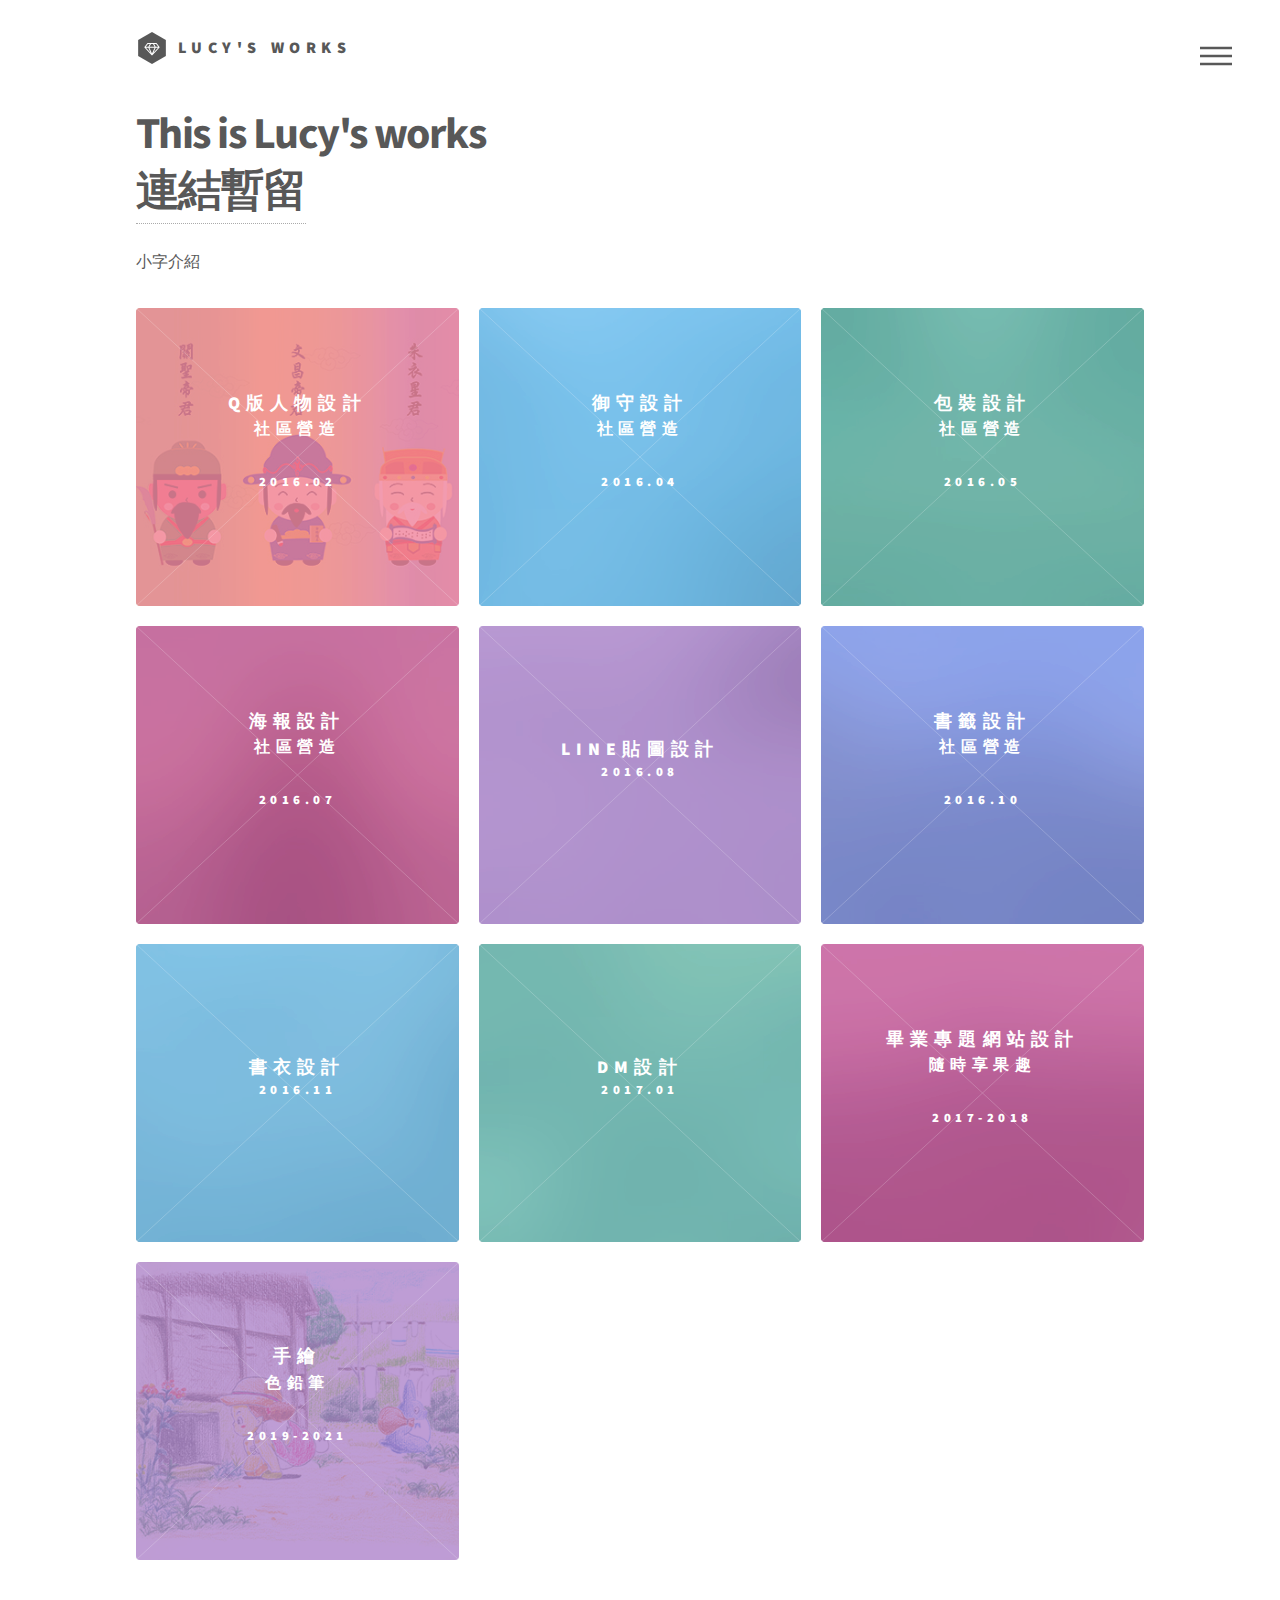
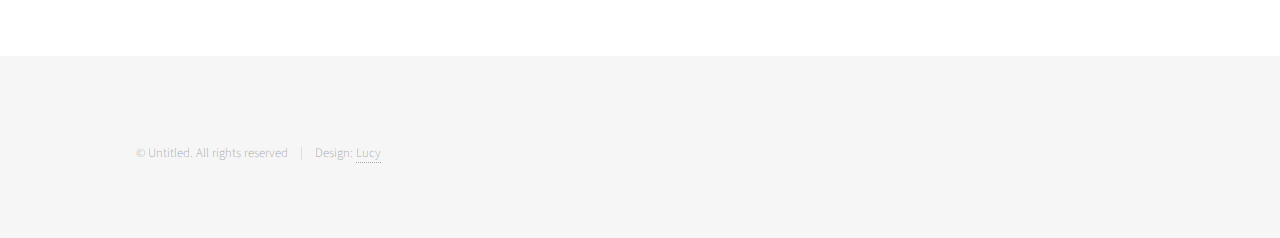
<file: Portfolio/index.html>
<!DOCTYPE HTML>
<!--
	Phantom by HTML5 UP
	html5up.net | @ajlkn
	Free for personal and commercial use under the CCA 3.0 license (html5up.net/license)
-->
<html>
	<head>
		<title>Lucy's works</title>
		<meta charset="utf-8" />
		<meta name="viewport" content="width=device-width, initial-scale=1, user-scalable=no" />
		<link rel="stylesheet" href="assets/css/main.css" />
		<noscript><link rel="stylesheet" href="assets/css/noscript.css" /></noscript>
	</head>
	<body class="is-preload">
		<!-- Wrapper -->
			<div id="wrapper">

				<!-- Header -->
					<header id="header">
						<div class="inner">

							<!-- Logo -->
								<a href="index.html" class="logo">
									<span class="symbol"><img src="images/logo.svg" alt="" /></span><span class="title">Lucy's works</span>
								</a>

							<!-- Nav -->
								<nav>
									<ul>
										<li><a href="#menu">Menu</a></li>
									</ul>
								</nav>

						</div>
					</header>

				<!-- Menu -->
					<nav id="menu">
						<h2>Menu</h2>
						<ul>
							<li><a href="index.html">Home</a></li>
							<li><a href="Qcharacter.html">Q版人物設計</a></li>
							<li><a href="generic.html">御守設計</a></li>
							<li><a href="generic.html">包裝設計</a></li>
							<li><a href="generic.html">海報設計</a></li>
							<li><a href="Linepic.html">Line貼圖設計</a></li>
							<li><a href="generic.html">書籤設計</a></li>
							<li><a href="generic.html">書衣設計</a></li>
							<li><a href="generic.html">DM設計</a></li>
							<li><a href="generic.html">畢業專題網站設計</a></li>
							<li><a href="draw.html">色鉛筆手繪</a></li>
						</ul>
					</nav>

				<!-- Main -->
					<div id="main">
						<div class="inner">
							<header>
								<h1>This is Lucy's works<br />
								 <a href="http://html5up.net">連結暫留</a></h1>
								<p>小字介紹</p>
							</header>
							<section class="tiles">
								<article class="style1">
									<span class="image">
										<img src="images/pic011.jpg" alt="" />
									</span>
									<a href="Qcharacter.html">
										<h2>Q版人物設計</h2>
										<h3>社區營造</h3>
										<h4>2016.02</h4>
										<div class="content">
											<p>與磺溪書院合作，設計五隻Q版神明。</p>
										</div>
									</a>
								</article>
								<article class="style2">
									<span class="image">
										<img src="images/pic02.jpg" alt="" />
									</span>
									<a href="Amulet.html">
										<h2>御守設計</h2>
										<h3>社區營造</h3>
										<h4>2016.04</h4>
										<div class="content">
											<p>與磺溪書院合作，設計文昌帝君御守，希望透過御守可以保佑學子獲得好成績。</p>
										</div>
									</a>
								</article>
								<article class="style3">
									<span class="image">
										<img src="images/pic03.jpg" alt="" />
									</span>
									<a href="package.html">
										<h2>包裝設計</h2>
										<h3>社區營造</h3>
										<h4>2016.05</h4>
										<div class="content">
											<p>與磺溪書院合作，設計文昌帝君御守周邊包裝。</p>
										</div>
									</a>
								</article>
								<article class="style4">
									<span class="image">
										<img src="images/pic04.jpg" alt="" />
									</span>
									<a href="poster.html">
										<h2>海報設計</h2>
										<h3>社區營造</h3>
										<h4>2016.07</h4>
										<div class="content">
											<p>與磺溪書院合作，此海報為文昌御守宣傳海報。</p>
										</div>
									</a>
								</article>
								<article class="style5">
									<span class="image">
										<img src="images/pic05.jpg" alt="" />
									</span>
									<a href="Linepic.html">
										<h2>Line貼圖設計</h2>
										<h4>2016.08</h4>
										<div class="content">
											<p>自己創作Line貼圖上架</p>
										</div>
									</a>
								</article>
								<article class="style6">
									<span class="image">
										<img src="images/pic06.jpg" alt="" />
									</span>
									<a href="Bookmarks.html">
										<h2>書籤設計</h2>
										<h3>社區營造</h3>
											<h4>2016.10</h4>
										<div class="content">
											<p>與磺溪書院合作，此書籤為御守周邊設計。</p>
										</div>
									</a>
								</article>
								<article class="style2">
									<span class="image">
										<img src="images/pic07.jpg" alt="" />
									</span>
									<a href="Bookw.html">
										<h2>書衣設計</h2>
										<h4>2016.11</h4>
										<div class="content">
											<p>大學編輯設計課程，設計書衣作品。</p>
										</div>
									</a>
								</article>
								<article class="style3">
									<span class="image">
										<img src="images/pic08.jpg" alt="" />
									</span>
									<a href="DM.html">
										<h2>DM設計</h2>
										<h4>2017.01</h4>
										<div class="content">
											<p>大學編輯設計課，將所有課內作品設計成DM。</p>
										</div>
									</a>
								</article>
								<article class="style4">
									<span class="image">
										<img src="images/pic09.jpg" alt="" />
									</span>
									<a href="Topic.html">
										<h2>畢業專題網站設計</h2>
										<h3>隨時享果趣</h3>
										<h4>2017-2018</h4>
										<div class="content">
											<p>大學畢業專題，主旨主要告訴人們水果的重要性，整體以網站方式呈現。</p>
										</div>
									</a>
								</article>
								<article class="style5">
									<span class="image">
										<img src="images/pic101.jpg" alt="" />
									</span>
									<a href="Draw.html">
										<h2>手繪</h2>
										<h3>色鉛筆</h3>
										<h4>2019-2021</h4>
										<div class="content">
											<p>對色鉛筆畫風一直都有興趣，2019因緣際會報名了課程，在這幾年間斷斷續續繪出的作品。</p>
										</div>
									</a>
						</article>
             <div style="display:none">
								<article class="style6">
									<span class="image">
										<img src="images/pic11.jpg" alt="" />
									</span>
									<a href="generic.html">
										<h2>Pretium</h2>
										<div class="content">
											<p>Sed nisl arcu euismod sit amet nisi lorem etiam dolor veroeros et feugiat.</p>
										</div>

									</a>
								</article>
							</div>
							</section>
						</div>
					</div>


				<!-- Footer -->
					<footer id="footer">
						<div class="inner">


							<ul class="copyright">
							<li>&copy; Untitled. All rights reserved</li><li>Design: <a >Lucy</a></li>
							</ul>
						</div>
					</footer>

			</div>

		<!-- Scripts -->
			<script src="assets/js/jquery.min.js"></script>
			<script src="assets/js/browser.min.js"></script>
			<script src="assets/js/breakpoints.min.js"></script>
			<script src="assets/js/util.js"></script>
			<script src="assets/js/main.js"></script>

	</body>
</html>
</file>
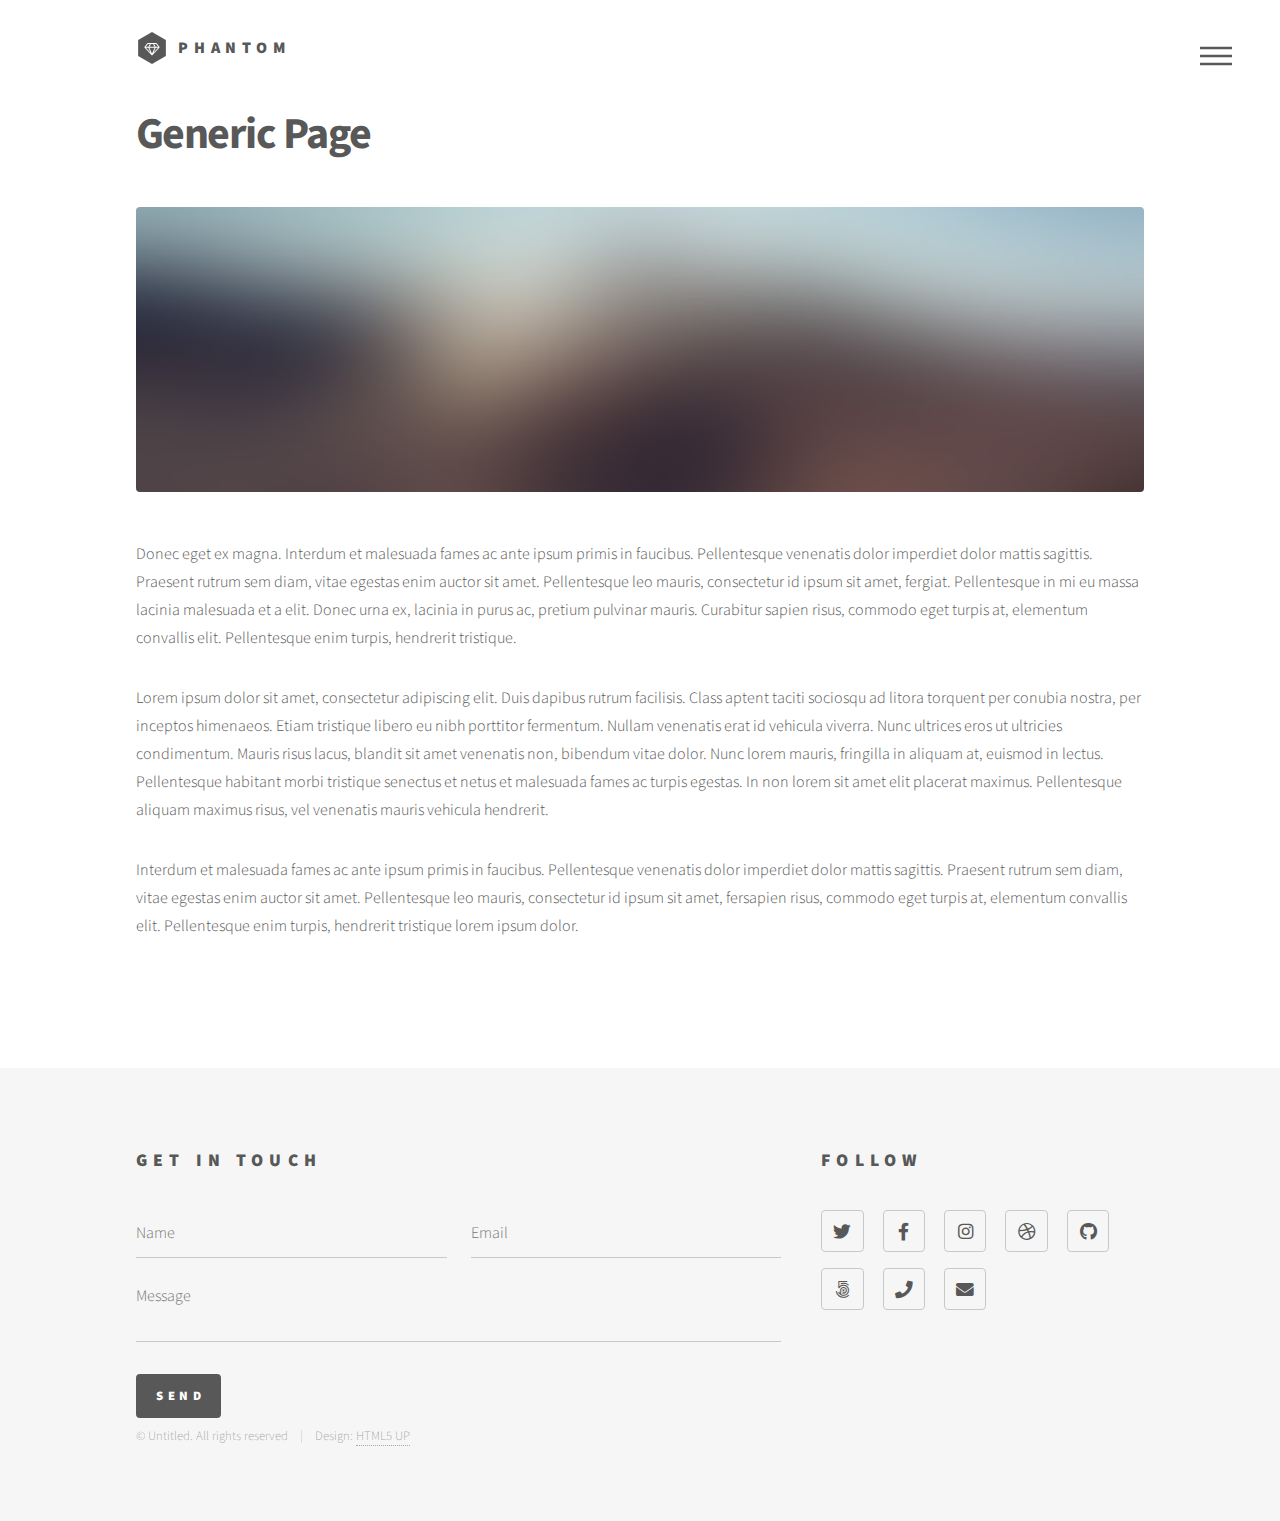
<file: Portfolio/Amulet.html>
<!DOCTYPE HTML>
<!--
	Phantom by HTML5 UP
	html5up.net | @ajlkn
	Free for personal and commercial use under the CCA 3.0 license (html5up.net/license)
-->
<html>
	<head>
		<title>Generic - Phantom by HTML5 UP</title>
		<meta charset="utf-8" />
		<meta name="viewport" content="width=device-width, initial-scale=1, user-scalable=no" />
		<link rel="stylesheet" href="assets/css/main.css" />
		<noscript><link rel="stylesheet" href="assets/css/noscript.css" /></noscript>
	</head>
	<body class="is-preload">
		<!-- Wrapper -->
			<div id="wrapper">

				<!-- Header -->
					<header id="header">
						<div class="inner">

							<!-- Logo -->
								<a href="index.html" class="logo">
									<span class="symbol"><img src="images/logo.svg" alt="" /></span><span class="title">Phantom</span>
								</a>

							<!-- Nav -->
								<nav>
									<ul>
										<li><a href="#menu">Menu</a></li>
									</ul>
								</nav>

						</div>
					</header>

				<!-- Menu -->
					<nav id="menu">
						<h2>Menu</h2>
						<ul>
							<li><a href="index.html">Home</a></li>
							<li><a href="generic.html">Ipsum veroeros</a></li>
							<li><a href="generic.html">Tempus etiam</a></li>
							<li><a href="generic.html">Consequat dolor</a></li>
							<li><a href="elements.html">Elements</a></li>
						</ul>
					</nav>

				<!-- Main -->
					<div id="main">
						<div class="inner">
							<h1>Generic Page</h1>
							<span class="image main"><img src="images/pic13.jpg" alt="" /></span>
							<p>Donec eget ex magna. Interdum et malesuada fames ac ante ipsum primis in faucibus. Pellentesque venenatis dolor imperdiet dolor mattis sagittis. Praesent rutrum sem diam, vitae egestas enim auctor sit amet. Pellentesque leo mauris, consectetur id ipsum sit amet, fergiat. Pellentesque in mi eu massa lacinia malesuada et a elit. Donec urna ex, lacinia in purus ac, pretium pulvinar mauris. Curabitur sapien risus, commodo eget turpis at, elementum convallis elit. Pellentesque enim turpis, hendrerit tristique.</p>
							<p>Lorem ipsum dolor sit amet, consectetur adipiscing elit. Duis dapibus rutrum facilisis. Class aptent taciti sociosqu ad litora torquent per conubia nostra, per inceptos himenaeos. Etiam tristique libero eu nibh porttitor fermentum. Nullam venenatis erat id vehicula viverra. Nunc ultrices eros ut ultricies condimentum. Mauris risus lacus, blandit sit amet venenatis non, bibendum vitae dolor. Nunc lorem mauris, fringilla in aliquam at, euismod in lectus. Pellentesque habitant morbi tristique senectus et netus et malesuada fames ac turpis egestas. In non lorem sit amet elit placerat maximus. Pellentesque aliquam maximus risus, vel venenatis mauris vehicula hendrerit.</p>
							<p>Interdum et malesuada fames ac ante ipsum primis in faucibus. Pellentesque venenatis dolor imperdiet dolor mattis sagittis. Praesent rutrum sem diam, vitae egestas enim auctor sit amet. Pellentesque leo mauris, consectetur id ipsum sit amet, fersapien risus, commodo eget turpis at, elementum convallis elit. Pellentesque enim turpis, hendrerit tristique lorem ipsum dolor.</p>
						</div>
					</div>

				<!-- Footer -->
					<footer id="footer">
						<div class="inner">
							<section>
								<h2>Get in touch</h2>
								<form method="post" action="#">
									<div class="fields">
										<div class="field half">
											<input type="text" name="name" id="name" placeholder="Name" />
										</div>
										<div class="field half">
											<input type="email" name="email" id="email" placeholder="Email" />
										</div>
										<div class="field">
											<textarea name="message" id="message" placeholder="Message"></textarea>
										</div>
									</div>
									<ul class="actions">
										<li><input type="submit" value="Send" class="primary" /></li>
									</ul>
								</form>
							</section>
							<section>
								<h2>Follow</h2>
								<ul class="icons">
									<li><a href="#" class="icon brands style2 fa-twitter"><span class="label">Twitter</span></a></li>
									<li><a href="#" class="icon brands style2 fa-facebook-f"><span class="label">Facebook</span></a></li>
									<li><a href="#" class="icon brands style2 fa-instagram"><span class="label">Instagram</span></a></li>
									<li><a href="#" class="icon brands style2 fa-dribbble"><span class="label">Dribbble</span></a></li>
									<li><a href="#" class="icon brands style2 fa-github"><span class="label">GitHub</span></a></li>
									<li><a href="#" class="icon brands style2 fa-500px"><span class="label">500px</span></a></li>
									<li><a href="#" class="icon solid style2 fa-phone"><span class="label">Phone</span></a></li>
									<li><a href="#" class="icon solid style2 fa-envelope"><span class="label">Email</span></a></li>
								</ul>
							</section>
							<ul class="copyright">
								<li>&copy; Untitled. All rights reserved</li><li>Design: <a href="http://html5up.net">HTML5 UP</a></li>
							</ul>
						</div>
					</footer>

			</div>

		<!-- Scripts -->
			<script src="assets/js/jquery.min.js"></script>
			<script src="assets/js/browser.min.js"></script>
			<script src="assets/js/breakpoints.min.js"></script>
			<script src="assets/js/util.js"></script>
			<script src="assets/js/main.js"></script>

	</body>
</html>
</file>
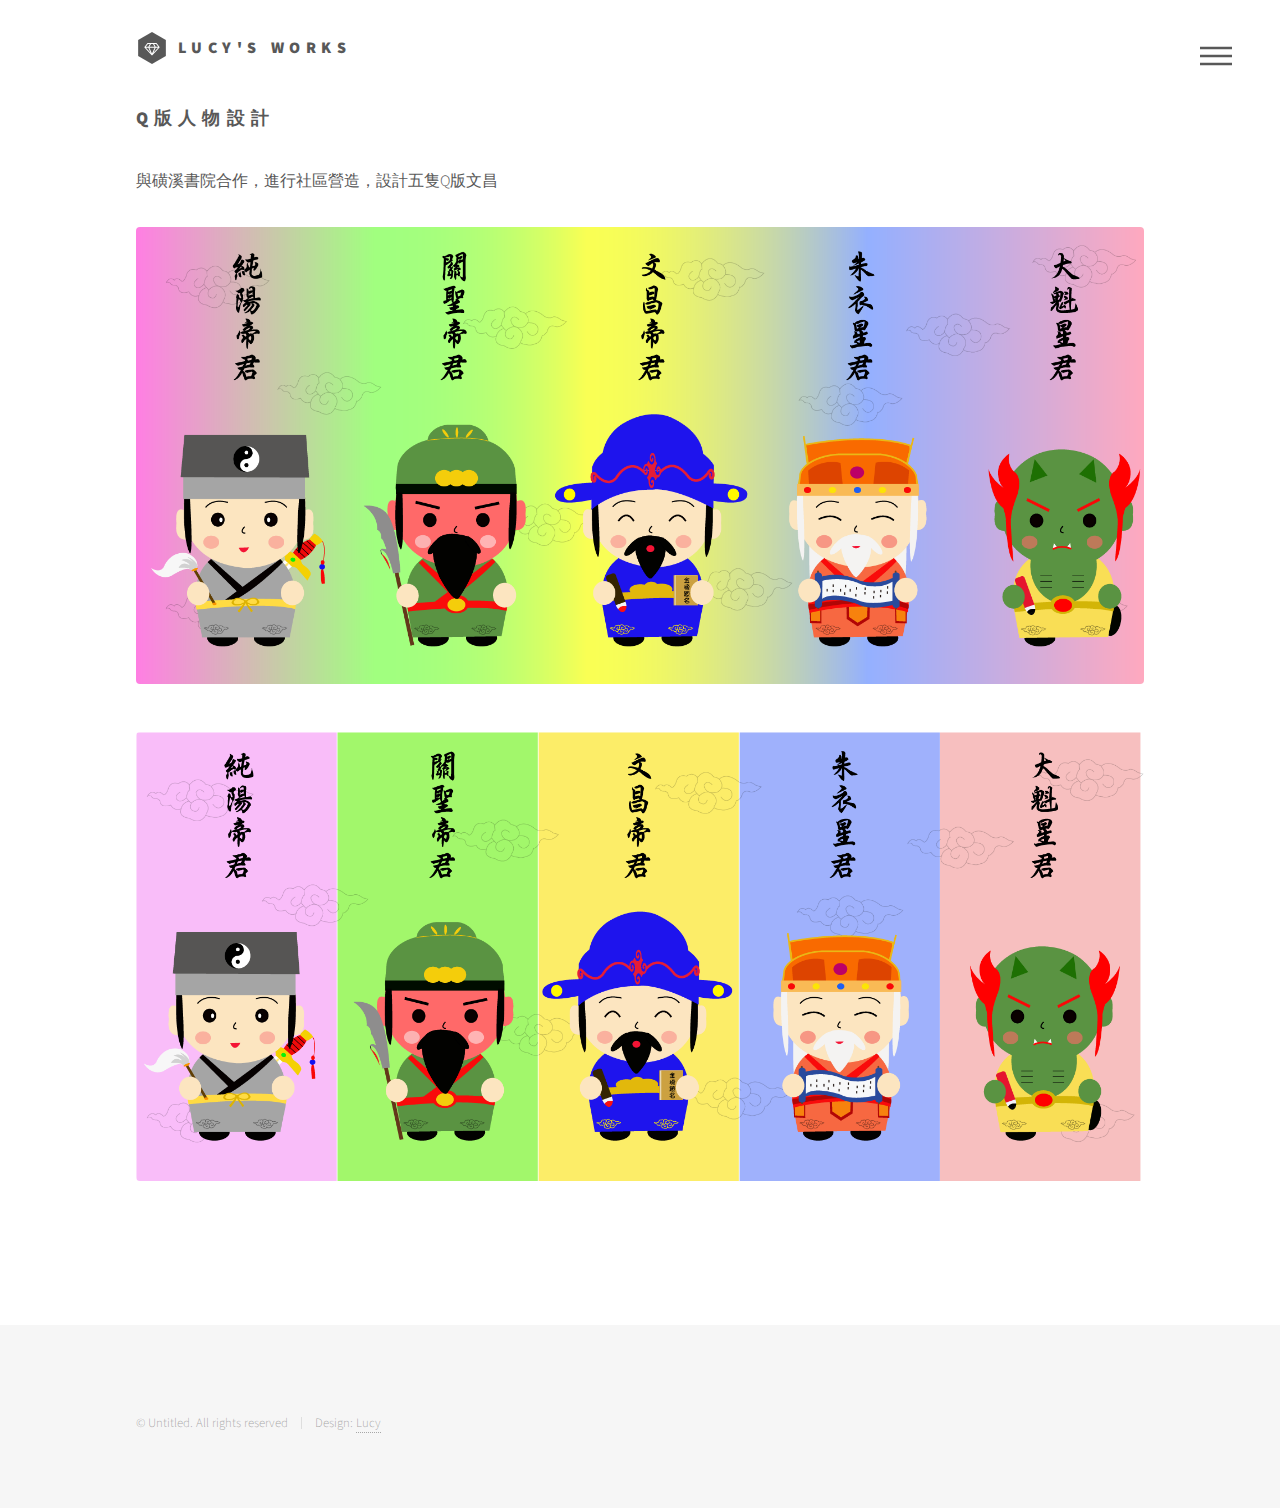
<file: Portfolio/Qcharacter.html>
<!DOCTYPE HTML>
<!--
	Phantom by HTML5 UP
	html5up.net | @ajlkn
	Free for personal and commercial use under the CCA 3.0 license (html5up.net/license)
-->
<html>
	<head>
		<title>Lucy's works</title>
		<meta charset="utf-8" />
		<meta name="viewport" content="width=device-width, initial-scale=1, user-scalable=no" />
		<link rel="stylesheet" href="assets/css/main.css" />
		<noscript><link rel="stylesheet" href="assets/css/noscript.css" /></noscript>
	</head>
	<body class="is-preload">
		<!-- Wrapper -->
			<div id="wrapper">

				<!-- Header測試 -->
					<header id="header">
						<div class="inner">

							<!-- Logo 測試-->
								<a href="index.html" class="logo">
									<span class="symbol"><img src="images/logo.svg" alt="" /></span><span class="title">Lucy's works</span>
								</a>

							<!-- Nav 測試-->
								<nav>
									<ul>
										<li><a href="#menu">Menu</a></li>
									</ul>
								</nav>

						</div>
					</header>

								<!-- Menu測試 -->
									<nav id="menu">
										<h2>Menu</h2>
										<ul>
											<li><a href="index.html">Home</a></li>
											<li><a href="Qcharacter.html">Q版人物設計</a></li>
											<li><a href="generic.html">御守設計</a></li>
											<li><a href="generic.html">包裝設計</a></li>
											<li><a href="generic.html">海報設計</a></li>
											<li><a href="generic.html">Line貼圖設計</a></li>
											<li><a href="generic.html">書籤設計</a></li>
											<li><a href="generic.html">書衣設計</a></li>
											<li><a href="generic.html">DM設計</a></li>
											<li><a href="generic.html">畢業專題網站設計</a></li>
											<li><a href="draw.html">色鉛筆手繪</a></li>
										</ul>
									</nav>


				<!-- Main -->
					<div id="main">
						<div class="inner">
							<h2>Q版人物設計</h2>
							<p>與磺溪書院合作，進行社區營造，設計五隻Q版文昌</p>
							<span class="image main"><img src="images/pic011.png" alt="" /></span>
							<span class="image main"><img src="images/pic012.png" alt="" /></span>
						</div>
					</div>

				<!-- Footer -->
					<footer id="footer">
						<div class="inner">

							<ul class="copyright">
								<li>&copy; Untitled. All rights reserved</li><li>Design: <a>Lucy</a></li>
							</ul>
						</div>
					</footer>

			</div>

		<!-- Scripts -->
			<script src="assets/js/jquery.min.js"></script>
			<script src="assets/js/browser.min.js"></script>
			<script src="assets/js/breakpoints.min.js"></script>
			<script src="assets/js/util.js"></script>
			<script src="assets/js/main.js"></script>

	</body>
</html>
</file>
<file: Portfolio/assets/css/noscript.css>
/*
	Phantom by HTML5 UP
	html5up.net | @ajlkn
	Free for personal and commercial use under the CCA 3.0 license (html5up.net/license)
*/

/* Tiles */

	body.is-preload .tiles article {
		-moz-transform: none;
		-webkit-transform: none;
		-ms-transform: none;
		transform: none;
		opacity: 1;
	}
</file>
<file: Portfolio/assets/css/main.css>
@import url(fontawesome-all.min.css);
@import url("https://fonts.googleapis.com/css?family=Source+Sans+Pro:300,700,900");

/*
	Phantom by HTML5 UP
	html5up.net | @ajlkn
	Free for personal and commercial use under the CCA 3.0 license (html5up.net/license)
*/

html, body, div, span, applet, object,
iframe, h1, h2, h3, h4, h5, h6, p, blockquote,
pre, a, abbr, acronym, address, big, cite,
code, del, dfn, em, img, ins, kbd, q, s, samp,
small, strike, strong, sub, sup, tt, var, b,
u, i, center, dl, dt, dd, ol, ul, li, fieldset,
form, label, legend, table, caption, tbody,
tfoot, thead, tr, th, td, article, aside,
canvas, details, embed, figure, figcaption,
footer, header, hgroup, menu, nav, output, ruby,
section, summary, time, mark, audio, video {
	margin: 0;
	padding: 0;
	border: 0;
	font-size: 100%;
	font: inherit;
	vertical-align: baseline;}

article, aside, details, figcaption, figure,
footer, header, hgroup, menu, nav, section {
	display: block;}

body {
	line-height: 1;
}

ol, ul {
	list-style: none;
}

blockquote, q {
	quotes: none;
}

	blockquote:before, blockquote:after, q:before, q:after {
		content: '';
		content: none;
	}

table {
	border-collapse: collapse;
	border-spacing: 0;
}

body {
	-webkit-text-size-adjust: none;
}

mark {
	background-color: transparent;
	color: inherit;
}

input::-moz-focus-inner {
	border: 0;
	padding: 0;
}

input, select, textarea {
	-moz-appearance: none;
	-webkit-appearance: none;
	-ms-appearance: none;
	appearance: none;
}

/* Basic */

	@-ms-viewport {
		width: device-width;
	}

	body {
		-ms-overflow-style: scrollbar;
	}

	@media screen and (max-width: 480px) {

		html, body {
			min-width: 320px;
		}

	}

	html {
		box-sizing: border-box;
	}

	*, *:before, *:after {
		box-sizing: inherit;
	}

	body {
		background: #ffffff;
	}

		body.is-preload *, body.is-preload *:before, body.is-preload *:after {
			-moz-animation: none !important;
			-webkit-animation: none !important;
			-ms-animation: none !important;
			animation: none !important;
			-moz-transition: none !important;
			-webkit-transition: none !important;
			-ms-transition: none !important;
			transition: none !important;
		}

/* Type */

	body, input, select, textarea {
		color: #585858;
		font-family: "Source Sans Pro", Helvetica, sans-serif;
		font-size: 16pt;
		font-weight: 300;
		line-height: 1.75;
	}

		@media screen and (max-width: 1680px) {

			body, input, select, textarea {
				font-size: 14pt;
			}

		}

		@media screen and (max-width: 1280px) {

			body, input, select, textarea {
				font-size: 12pt;
			}

		}

	a {
		-moz-transition: border-bottom-color 0.2s ease, color 0.2s ease;
		-webkit-transition: border-bottom-color 0.2s ease, color 0.2s ease;
		-ms-transition: border-bottom-color 0.2s ease, color 0.2s ease;
		transition: border-bottom-color 0.2s ease, color 0.2s ease;
		text-decoration: none;
		color: #585858;
		border-bottom: dotted 1px rgba(88, 88, 88, 0.5);
	}

		a:hover {
			border-bottom-color: transparent;
			color: #f2849e !important;
		}

	strong, b {
		font-weight: 900;
	}

	em, i {
		font-style: italic;
	}

	p {
		margin: 0 0 2em 0;
	}

	h1 {
		font-size: 2.75em;
		font-weight: 700;
		line-height: 1.3;
		margin: 0 0 1em 0;
		letter-spacing: -0.035em;
	}

		h1 a {
			color: inherit;
		}

		@media screen and (max-width: 736px) {

			h1 {
				font-size: 2em;
				margin: 0 0 1em 0;
			}

		}

		@media screen and (max-width: 360px) {

			h1 {
				font-size: 1.75em;
			}

		}

	h2, h3, h4, h5, h6 {
		font-weight: 900;
		line-height: 1.5;
		margin: 0 0 2em 0;
		text-transform: uppercase;
		letter-spacing: 0.35em;
	}

		h2 a, h3 a, h4 a, h5 a, h6 a {
			color: inherit;
		}

	h2 {
		font-size: 1.1em;
	}

	h3 {
		font-size: 1em;
	}

	h4 {
		font-size: 0.8em;
	}

	h5 {
		font-size: 0.8em;
	}

	h6 {
		font-size: 0.8em;
	}

	@media screen and (max-width: 980px) {

		h1 br, h2 br, h3 br, h4 br, h5 br, h6 br {
			display: none;
		}

	}

	@media screen and (max-width: 736px) {

		h2 {
			font-size: 1em;
		}

		h3 {
			font-size: 0.8em;
		}

	}

	sub {
		font-size: 0.8em;
		position: relative;
		top: 0.5em;
	}

	sup {
		font-size: 0.8em;
		position: relative;
		top: -0.5em;
	}

	blockquote {
		border-left: solid 4px #c9c9c9;
		font-style: italic;
		margin: 0 0 2em 0;
		padding: 0.5em 0 0.5em 2em;
	}

	code {
		background: rgba(144, 144, 144, 0.075);
		border-radius: 4px;
		border: solid 1px #c9c9c9;
		font-family: "Courier New", monospace;
		font-size: 0.9em;
		margin: 0 0.25em;
		padding: 0.25em 0.65em;
	}

	pre {
		-webkit-overflow-scrolling: touch;
		font-family: "Courier New", monospace;
		font-size: 0.9em;
		margin: 0 0 2em 0;
	}

		pre code {
			display: block;
			line-height: 1.75;
			padding: 1em 1.5em;
			overflow-x: auto;
		}

	hr {
		border: 0;
		border-bottom: solid 1px #c9c9c9;
		margin: 2em 0;
	}

		hr.major {
			margin: 3em 0;
		}

	.align-left {
		text-align: left;
	}

	.align-center {
		text-align: center;
	}

	.align-right {
		text-align: right;
	}

/* Row */

	.row {
		display: flex;
		flex-wrap: wrap;
		box-sizing: border-box;
		align-items: stretch;
	}

		.row > * {
			box-sizing: border-box;
		}

		.row.gtr-uniform > * > :last-child {
			margin-bottom: 0;
		}

		.row.aln-left {
			justify-content: flex-start;
		}

		.row.aln-center {
			justify-content: center;
		}

		.row.aln-right {
			justify-content: flex-end;
		}

		.row.aln-top {
			align-items: flex-start;
		}

		.row.aln-middle {
			align-items: center;
		}

		.row.aln-bottom {
			align-items: flex-end;
		}

		.row > .imp {
			order: -1;
		}

		.row > .col-1 {
			width: 8.33333%;
		}

		.row > .off-1 {
			margin-left: 8.33333%;
		}

		.row > .col-2 {
			width: 16.66667%;
		}

		.row > .off-2 {
			margin-left: 16.66667%;
		}

		.row > .col-3 {
			width: 25%;
		}

		.row > .off-3 {
			margin-left: 25%;
		}

		.row > .col-4 {
			width: 33.33333%;
		}

		.row > .off-4 {
			margin-left: 33.33333%;
		}

		.row > .col-5 {
			width: 41.66667%;
		}

		.row > .off-5 {
			margin-left: 41.66667%;
		}

		.row > .col-6 {
			width: 50%;
		}

		.row > .off-6 {
			margin-left: 50%;
		}

		.row > .col-7 {
			width: 58.33333%;
		}

		.row > .off-7 {
			margin-left: 58.33333%;
		}

		.row > .col-8 {
			width: 66.66667%;
		}

		.row > .off-8 {
			margin-left: 66.66667%;
		}

		.row > .col-9 {
			width: 75%;
		}

		.row > .off-9 {
			margin-left: 75%;
		}

		.row > .col-10 {
			width: 83.33333%;
		}

		.row > .off-10 {
			margin-left: 83.33333%;
		}

		.row > .col-11 {
			width: 91.66667%;
		}

		.row > .off-11 {
			margin-left: 91.66667%;
		}

		.row > .col-12 {
			width: 100%;
		}

		.row > .off-12 {
			margin-left: 100%;
		}

		.row.gtr-0 {
			margin-top: 0;
			margin-left: 0em;
		}

			.row.gtr-0 > * {
				padding: 0 0 0 0em;
			}

			.row.gtr-0.gtr-uniform {
				margin-top: 0em;
			}

				.row.gtr-0.gtr-uniform > * {
					padding-top: 0em;
				}

		.row.gtr-25 {
			margin-top: 0;
			margin-left: -0.5em;
		}

			.row.gtr-25 > * {
				padding: 0 0 0 0.5em;
			}

			.row.gtr-25.gtr-uniform {
				margin-top: -0.5em;
			}

				.row.gtr-25.gtr-uniform > * {
					padding-top: 0.5em;
				}

		.row.gtr-50 {
			margin-top: 0;
			margin-left: -1em;
		}

			.row.gtr-50 > * {
				padding: 0 0 0 1em;
			}

			.row.gtr-50.gtr-uniform {
				margin-top: -1em;
			}

				.row.gtr-50.gtr-uniform > * {
					padding-top: 1em;
				}

		.row {
			margin-top: 0;
			margin-left: -2em;
		}

			.row > * {
				padding: 0 0 0 2em;
			}

			.row.gtr-uniform {
				margin-top: -2em;
			}

				.row.gtr-uniform > * {
					padding-top: 2em;
				}

		.row.gtr-150 {
			margin-top: 0;
			margin-left: -3em;
		}

			.row.gtr-150 > * {
				padding: 0 0 0 3em;
			}

			.row.gtr-150.gtr-uniform {
				margin-top: -3em;
			}

				.row.gtr-150.gtr-uniform > * {
					padding-top: 3em;
				}

		.row.gtr-200 {
			margin-top: 0;
			margin-left: -4em;
		}

			.row.gtr-200 > * {
				padding: 0 0 0 4em;
			}

			.row.gtr-200.gtr-uniform {
				margin-top: -4em;
			}

				.row.gtr-200.gtr-uniform > * {
					padding-top: 4em;
				}

		@media screen and (max-width: 1680px) {

			.row {
				display: flex;
				flex-wrap: wrap;
				box-sizing: border-box;
				align-items: stretch;
			}

				.row > * {
					box-sizing: border-box;
				}

				.row.gtr-uniform > * > :last-child {
					margin-bottom: 0;
				}

				.row.aln-left {
					justify-content: flex-start;
				}

				.row.aln-center {
					justify-content: center;
				}

				.row.aln-right {
					justify-content: flex-end;
				}

				.row.aln-top {
					align-items: flex-start;
				}

				.row.aln-middle {
					align-items: center;
				}

				.row.aln-bottom {
					align-items: flex-end;
				}

				.row > .imp-xlarge {
					order: -1;
				}

				.row > .col-1-xlarge {
					width: 8.33333%;
				}

				.row > .off-1-xlarge {
					margin-left: 8.33333%;
				}

				.row > .col-2-xlarge {
					width: 16.66667%;
				}

				.row > .off-2-xlarge {
					margin-left: 16.66667%;
				}

				.row > .col-3-xlarge {
					width: 25%;
				}

				.row > .off-3-xlarge {
					margin-left: 25%;
				}

				.row > .col-4-xlarge {
					width: 33.33333%;
				}

				.row > .off-4-xlarge {
					margin-left: 33.33333%;
				}

				.row > .col-5-xlarge {
					width: 41.66667%;
				}

				.row > .off-5-xlarge {
					margin-left: 41.66667%;
				}

				.row > .col-6-xlarge {
					width: 50%;
				}

				.row > .off-6-xlarge {
					margin-left: 50%;
				}

				.row > .col-7-xlarge {
					width: 58.33333%;
				}

				.row > .off-7-xlarge {
					margin-left: 58.33333%;
				}

				.row > .col-8-xlarge {
					width: 66.66667%;
				}

				.row > .off-8-xlarge {
					margin-left: 66.66667%;
				}

				.row > .col-9-xlarge {
					width: 75%;
				}

				.row > .off-9-xlarge {
					margin-left: 75%;
				}

				.row > .col-10-xlarge {
					width: 83.33333%;
				}

				.row > .off-10-xlarge {
					margin-left: 83.33333%;
				}

				.row > .col-11-xlarge {
					width: 91.66667%;
				}

				.row > .off-11-xlarge {
					margin-left: 91.66667%;
				}

				.row > .col-12-xlarge {
					width: 100%;
				}

				.row > .off-12-xlarge {
					margin-left: 100%;
				}

				.row.gtr-0 {
					margin-top: 0;
					margin-left: 0em;
				}

					.row.gtr-0 > * {
						padding: 0 0 0 0em;
					}

					.row.gtr-0.gtr-uniform {
						margin-top: 0em;
					}

						.row.gtr-0.gtr-uniform > * {
							padding-top: 0em;
						}

				.row.gtr-25 {
					margin-top: 0;
					margin-left: -0.5em;
				}

					.row.gtr-25 > * {
						padding: 0 0 0 0.5em;
					}

					.row.gtr-25.gtr-uniform {
						margin-top: -0.5em;
					}

						.row.gtr-25.gtr-uniform > * {
							padding-top: 0.5em;
						}

				.row.gtr-50 {
					margin-top: 0;
					margin-left: -1em;
				}

					.row.gtr-50 > * {
						padding: 0 0 0 1em;
					}

					.row.gtr-50.gtr-uniform {
						margin-top: -1em;
					}

						.row.gtr-50.gtr-uniform > * {
							padding-top: 1em;
						}

				.row {
					margin-top: 0;
					margin-left: -2em;
				}

					.row > * {
						padding: 0 0 0 2em;
					}

					.row.gtr-uniform {
						margin-top: -2em;
					}

						.row.gtr-uniform > * {
							padding-top: 2em;
						}

				.row.gtr-150 {
					margin-top: 0;
					margin-left: -3em;
				}

					.row.gtr-150 > * {
						padding: 0 0 0 3em;
					}

					.row.gtr-150.gtr-uniform {
						margin-top: -3em;
					}

						.row.gtr-150.gtr-uniform > * {
							padding-top: 3em;
						}

				.row.gtr-200 {
					margin-top: 0;
					margin-left: -4em;
				}

					.row.gtr-200 > * {
						padding: 0 0 0 4em;
					}

					.row.gtr-200.gtr-uniform {
						margin-top: -4em;
					}

						.row.gtr-200.gtr-uniform > * {
							padding-top: 4em;
						}

		}

		@media screen and (max-width: 1280px) {

			.row {
				display: flex;
				flex-wrap: wrap;
				box-sizing: border-box;
				align-items: stretch;
			}

				.row > * {
					box-sizing: border-box;
				}

				.row.gtr-uniform > * > :last-child {
					margin-bottom: 0;
				}

				.row.aln-left {
					justify-content: flex-start;
				}

				.row.aln-center {
					justify-content: center;
				}

				.row.aln-right {
					justify-content: flex-end;
				}

				.row.aln-top {
					align-items: flex-start;
				}

				.row.aln-middle {
					align-items: center;
				}

				.row.aln-bottom {
					align-items: flex-end;
				}

				.row > .imp-large {
					order: -1;
				}

				.row > .col-1-large {
					width: 8.33333%;
				}

				.row > .off-1-large {
					margin-left: 8.33333%;
				}

				.row > .col-2-large {
					width: 16.66667%;
				}

				.row > .off-2-large {
					margin-left: 16.66667%;
				}

				.row > .col-3-large {
					width: 25%;
				}

				.row > .off-3-large {
					margin-left: 25%;
				}

				.row > .col-4-large {
					width: 33.33333%;
				}

				.row > .off-4-large {
					margin-left: 33.33333%;
				}

				.row > .col-5-large {
					width: 41.66667%;
				}

				.row > .off-5-large {
					margin-left: 41.66667%;
				}

				.row > .col-6-large {
					width: 50%;
				}

				.row > .off-6-large {
					margin-left: 50%;
				}

				.row > .col-7-large {
					width: 58.33333%;
				}

				.row > .off-7-large {
					margin-left: 58.33333%;
				}

				.row > .col-8-large {
					width: 66.66667%;
				}

				.row > .off-8-large {
					margin-left: 66.66667%;
				}

				.row > .col-9-large {
					width: 75%;
				}

				.row > .off-9-large {
					margin-left: 75%;
				}

				.row > .col-10-large {
					width: 83.33333%;
				}

				.row > .off-10-large {
					margin-left: 83.33333%;
				}

				.row > .col-11-large {
					width: 91.66667%;
				}

				.row > .off-11-large {
					margin-left: 91.66667%;
				}

				.row > .col-12-large {
					width: 100%;
				}

				.row > .off-12-large {
					margin-left: 100%;
				}

				.row.gtr-0 {
					margin-top: 0;
					margin-left: 0em;
				}

					.row.gtr-0 > * {
						padding: 0 0 0 0em;
					}

					.row.gtr-0.gtr-uniform {
						margin-top: 0em;
					}

						.row.gtr-0.gtr-uniform > * {
							padding-top: 0em;
						}

				.row.gtr-25 {
					margin-top: 0;
					margin-left: -0.5em;
				}

					.row.gtr-25 > * {
						padding: 0 0 0 0.5em;
					}

					.row.gtr-25.gtr-uniform {
						margin-top: -0.5em;
					}

						.row.gtr-25.gtr-uniform > * {
							padding-top: 0.5em;
						}

				.row.gtr-50 {
					margin-top: 0;
					margin-left: -1em;
				}

					.row.gtr-50 > * {
						padding: 0 0 0 1em;
					}

					.row.gtr-50.gtr-uniform {
						margin-top: -1em;
					}

						.row.gtr-50.gtr-uniform > * {
							padding-top: 1em;
						}

				.row {
					margin-top: 0;
					margin-left: -2em;
				}

					.row > * {
						padding: 0 0 0 2em;
					}

					.row.gtr-uniform {
						margin-top: -2em;
					}

						.row.gtr-uniform > * {
							padding-top: 2em;
						}

				.row.gtr-150 {
					margin-top: 0;
					margin-left: -3em;
				}

					.row.gtr-150 > * {
						padding: 0 0 0 3em;
					}

					.row.gtr-150.gtr-uniform {
						margin-top: -3em;
					}

						.row.gtr-150.gtr-uniform > * {
							padding-top: 3em;
						}

				.row.gtr-200 {
					margin-top: 0;
					margin-left: -4em;
				}

					.row.gtr-200 > * {
						padding: 0 0 0 4em;
					}

					.row.gtr-200.gtr-uniform {
						margin-top: -4em;
					}

						.row.gtr-200.gtr-uniform > * {
							padding-top: 4em;
						}

		}

		@media screen and (max-width: 980px) {

			.row {
				display: flex;
				flex-wrap: wrap;
				box-sizing: border-box;
				align-items: stretch;
			}

				.row > * {
					box-sizing: border-box;
				}

				.row.gtr-uniform > * > :last-child {
					margin-bottom: 0;
				}

				.row.aln-left {
					justify-content: flex-start;
				}

				.row.aln-center {
					justify-content: center;
				}

				.row.aln-right {
					justify-content: flex-end;
				}

				.row.aln-top {
					align-items: flex-start;
				}

				.row.aln-middle {
					align-items: center;
				}

				.row.aln-bottom {
					align-items: flex-end;
				}

				.row > .imp-medium {
					order: -1;
				}

				.row > .col-1-medium {
					width: 8.33333%;
				}

				.row > .off-1-medium {
					margin-left: 8.33333%;
				}

				.row > .col-2-medium {
					width: 16.66667%;
				}

				.row > .off-2-medium {
					margin-left: 16.66667%;
				}

				.row > .col-3-medium {
					width: 25%;
				}

				.row > .off-3-medium {
					margin-left: 25%;
				}

				.row > .col-4-medium {
					width: 33.33333%;
				}

				.row > .off-4-medium {
					margin-left: 33.33333%;
				}

				.row > .col-5-medium {
					width: 41.66667%;
				}

				.row > .off-5-medium {
					margin-left: 41.66667%;
				}

				.row > .col-6-medium {
					width: 50%;
				}

				.row > .off-6-medium {
					margin-left: 50%;
				}

				.row > .col-7-medium {
					width: 58.33333%;
				}

				.row > .off-7-medium {
					margin-left: 58.33333%;
				}

				.row > .col-8-medium {
					width: 66.66667%;
				}

				.row > .off-8-medium {
					margin-left: 66.66667%;
				}

				.row > .col-9-medium {
					width: 75%;
				}

				.row > .off-9-medium {
					margin-left: 75%;
				}

				.row > .col-10-medium {
					width: 83.33333%;
				}

				.row > .off-10-medium {
					margin-left: 83.33333%;
				}

				.row > .col-11-medium {
					width: 91.66667%;
				}

				.row > .off-11-medium {
					margin-left: 91.66667%;
				}

				.row > .col-12-medium {
					width: 100%;
				}

				.row > .off-12-medium {
					margin-left: 100%;
				}

				.row.gtr-0 {
					margin-top: 0;
					margin-left: 0em;
				}

					.row.gtr-0 > * {
						padding: 0 0 0 0em;
					}

					.row.gtr-0.gtr-uniform {
						margin-top: 0em;
					}

						.row.gtr-0.gtr-uniform > * {
							padding-top: 0em;
						}

				.row.gtr-25 {
					margin-top: 0;
					margin-left: -0.375em;
				}

					.row.gtr-25 > * {
						padding: 0 0 0 0.375em;
					}

					.row.gtr-25.gtr-uniform {
						margin-top: -0.375em;
					}

						.row.gtr-25.gtr-uniform > * {
							padding-top: 0.375em;
						}

				.row.gtr-50 {
					margin-top: 0;
					margin-left: -0.75em;
				}

					.row.gtr-50 > * {
						padding: 0 0 0 0.75em;
					}

					.row.gtr-50.gtr-uniform {
						margin-top: -0.75em;
					}

						.row.gtr-50.gtr-uniform > * {
							padding-top: 0.75em;
						}

				.row {
					margin-top: 0;
					margin-left: -1.5em;
				}

					.row > * {
						padding: 0 0 0 1.5em;
					}

					.row.gtr-uniform {
						margin-top: -1.5em;
					}

						.row.gtr-uniform > * {
							padding-top: 1.5em;
						}

				.row.gtr-150 {
					margin-top: 0;
					margin-left: -2.25em;
				}

					.row.gtr-150 > * {
						padding: 0 0 0 2.25em;
					}

					.row.gtr-150.gtr-uniform {
						margin-top: -2.25em;
					}

						.row.gtr-150.gtr-uniform > * {
							padding-top: 2.25em;
						}

				.row.gtr-200 {
					margin-top: 0;
					margin-left: -3em;
				}

					.row.gtr-200 > * {
						padding: 0 0 0 3em;
					}

					.row.gtr-200.gtr-uniform {
						margin-top: -3em;
					}

						.row.gtr-200.gtr-uniform > * {
							padding-top: 3em;
						}

		}

		@media screen and (max-width: 736px) {

			.row {
				display: flex;
				flex-wrap: wrap;
				box-sizing: border-box;
				align-items: stretch;
			}

				.row > * {
					box-sizing: border-box;
				}

				.row.gtr-uniform > * > :last-child {
					margin-bottom: 0;
				}

				.row.aln-left {
					justify-content: flex-start;
				}

				.row.aln-center {
					justify-content: center;
				}

				.row.aln-right {
					justify-content: flex-end;
				}

				.row.aln-top {
					align-items: flex-start;
				}

				.row.aln-middle {
					align-items: center;
				}

				.row.aln-bottom {
					align-items: flex-end;
				}

				.row > .imp-small {
					order: -1;
				}

				.row > .col-1-small {
					width: 8.33333%;
				}

				.row > .off-1-small {
					margin-left: 8.33333%;
				}

				.row > .col-2-small {
					width: 16.66667%;
				}

				.row > .off-2-small {
					margin-left: 16.66667%;
				}

				.row > .col-3-small {
					width: 25%;
				}

				.row > .off-3-small {
					margin-left: 25%;
				}

				.row > .col-4-small {
					width: 33.33333%;
				}

				.row > .off-4-small {
					margin-left: 33.33333%;
				}

				.row > .col-5-small {
					width: 41.66667%;
				}

				.row > .off-5-small {
					margin-left: 41.66667%;
				}

				.row > .col-6-small {
					width: 50%;
				}

				.row > .off-6-small {
					margin-left: 50%;
				}

				.row > .col-7-small {
					width: 58.33333%;
				}

				.row > .off-7-small {
					margin-left: 58.33333%;
				}

				.row > .col-8-small {
					width: 66.66667%;
				}

				.row > .off-8-small {
					margin-left: 66.66667%;
				}

				.row > .col-9-small {
					width: 75%;
				}

				.row > .off-9-small {
					margin-left: 75%;
				}

				.row > .col-10-small {
					width: 83.33333%;
				}

				.row > .off-10-small {
					margin-left: 83.33333%;
				}

				.row > .col-11-small {
					width: 91.66667%;
				}

				.row > .off-11-small {
					margin-left: 91.66667%;
				}

				.row > .col-12-small {
					width: 100%;
				}

				.row > .off-12-small {
					margin-left: 100%;
				}

				.row.gtr-0 {
					margin-top: 0;
					margin-left: 0em;
				}

					.row.gtr-0 > * {
						padding: 0 0 0 0em;
					}

					.row.gtr-0.gtr-uniform {
						margin-top: 0em;
					}

						.row.gtr-0.gtr-uniform > * {
							padding-top: 0em;
						}

				.row.gtr-25 {
					margin-top: 0;
					margin-left: -0.25em;
				}

					.row.gtr-25 > * {
						padding: 0 0 0 0.25em;
					}

					.row.gtr-25.gtr-uniform {
						margin-top: -0.25em;
					}

						.row.gtr-25.gtr-uniform > * {
							padding-top: 0.25em;
						}

				.row.gtr-50 {
					margin-top: 0;
					margin-left: -0.5em;
				}

					.row.gtr-50 > * {
						padding: 0 0 0 0.5em;
					}

					.row.gtr-50.gtr-uniform {
						margin-top: -0.5em;
					}

						.row.gtr-50.gtr-uniform > * {
							padding-top: 0.5em;
						}

				.row {
					margin-top: 0;
					margin-left: -1em;
				}

					.row > * {
						padding: 0 0 0 1em;
					}

					.row.gtr-uniform {
						margin-top: -1em;
					}

						.row.gtr-uniform > * {
							padding-top: 1em;
						}

				.row.gtr-150 {
					margin-top: 0;
					margin-left: -1.5em;
				}

					.row.gtr-150 > * {
						padding: 0 0 0 1.5em;
					}

					.row.gtr-150.gtr-uniform {
						margin-top: -1.5em;
					}

						.row.gtr-150.gtr-uniform > * {
							padding-top: 1.5em;
						}

				.row.gtr-200 {
					margin-top: 0;
					margin-left: -2em;
				}

					.row.gtr-200 > * {
						padding: 0 0 0 2em;
					}

					.row.gtr-200.gtr-uniform {
						margin-top: -2em;
					}

						.row.gtr-200.gtr-uniform > * {
							padding-top: 2em;
						}

		}

		@media screen and (max-width: 480px) {

			.row {
				display: flex;
				flex-wrap: wrap;
				box-sizing: border-box;
				align-items: stretch;
			}

				.row > * {
					box-sizing: border-box;
				}

				.row.gtr-uniform > * > :last-child {
					margin-bottom: 0;
				}

				.row.aln-left {
					justify-content: flex-start;
				}

				.row.aln-center {
					justify-content: center;
				}

				.row.aln-right {
					justify-content: flex-end;
				}

				.row.aln-top {
					align-items: flex-start;
				}

				.row.aln-middle {
					align-items: center;
				}

				.row.aln-bottom {
					align-items: flex-end;
				}

				.row > .imp-xsmall {
					order: -1;
				}

				.row > .col-1-xsmall {
					width: 8.33333%;
				}

				.row > .off-1-xsmall {
					margin-left: 8.33333%;
				}

				.row > .col-2-xsmall {
					width: 16.66667%;
				}

				.row > .off-2-xsmall {
					margin-left: 16.66667%;
				}

				.row > .col-3-xsmall {
					width: 25%;
				}

				.row > .off-3-xsmall {
					margin-left: 25%;
				}

				.row > .col-4-xsmall {
					width: 33.33333%;
				}

				.row > .off-4-xsmall {
					margin-left: 33.33333%;
				}

				.row > .col-5-xsmall {
					width: 41.66667%;
				}

				.row > .off-5-xsmall {
					margin-left: 41.66667%;
				}

				.row > .col-6-xsmall {
					width: 50%;
				}

				.row > .off-6-xsmall {
					margin-left: 50%;
				}

				.row > .col-7-xsmall {
					width: 58.33333%;
				}

				.row > .off-7-xsmall {
					margin-left: 58.33333%;
				}

				.row > .col-8-xsmall {
					width: 66.66667%;
				}

				.row > .off-8-xsmall {
					margin-left: 66.66667%;
				}

				.row > .col-9-xsmall {
					width: 75%;
				}

				.row > .off-9-xsmall {
					margin-left: 75%;
				}

				.row > .col-10-xsmall {
					width: 83.33333%;
				}

				.row > .off-10-xsmall {
					margin-left: 83.33333%;
				}

				.row > .col-11-xsmall {
					width: 91.66667%;
				}

				.row > .off-11-xsmall {
					margin-left: 91.66667%;
				}

				.row > .col-12-xsmall {
					width: 100%;
				}

				.row > .off-12-xsmall {
					margin-left: 100%;
				}

				.row.gtr-0 {
					margin-top: 0;
					margin-left: 0em;
				}

					.row.gtr-0 > * {
						padding: 0 0 0 0em;
					}

					.row.gtr-0.gtr-uniform {
						margin-top: 0em;
					}

						.row.gtr-0.gtr-uniform > * {
							padding-top: 0em;
						}

				.row.gtr-25 {
					margin-top: 0;
					margin-left: -0.25em;
				}

					.row.gtr-25 > * {
						padding: 0 0 0 0.25em;
					}

					.row.gtr-25.gtr-uniform {
						margin-top: -0.25em;
					}

						.row.gtr-25.gtr-uniform > * {
							padding-top: 0.25em;
						}

				.row.gtr-50 {
					margin-top: 0;
					margin-left: -0.5em;
				}

					.row.gtr-50 > * {
						padding: 0 0 0 0.5em;
					}

					.row.gtr-50.gtr-uniform {
						margin-top: -0.5em;
					}

						.row.gtr-50.gtr-uniform > * {
							padding-top: 0.5em;
						}

				.row {
					margin-top: 0;
					margin-left: -1em;
				}

					.row > * {
						padding: 0 0 0 1em;
					}

					.row.gtr-uniform {
						margin-top: -1em;
					}

						.row.gtr-uniform > * {
							padding-top: 1em;
						}

				.row.gtr-150 {
					margin-top: 0;
					margin-left: -1.5em;
				}

					.row.gtr-150 > * {
						padding: 0 0 0 1.5em;
					}

					.row.gtr-150.gtr-uniform {
						margin-top: -1.5em;
					}

						.row.gtr-150.gtr-uniform > * {
							padding-top: 1.5em;
						}

				.row.gtr-200 {
					margin-top: 0;
					margin-left: -2em;
				}

					.row.gtr-200 > * {
						padding: 0 0 0 2em;
					}

					.row.gtr-200.gtr-uniform {
						margin-top: -2em;
					}

						.row.gtr-200.gtr-uniform > * {
							padding-top: 2em;
						}

		}

/* Section/Article */

	section.special, article.special {
		text-align: center;
	}

	header p {
		margin-top: -1em;
	}

	@media screen and (max-width: 736px) {

		header p {
			margin-top: 0;
		}

	}

/* Icon */

	.icon {
		text-decoration: none;
		border-bottom: none;
		position: relative;
	}

		.icon:before {
			-moz-osx-font-smoothing: grayscale;
			-webkit-font-smoothing: antialiased;
			display: inline-block;
			font-style: normal;
			font-variant: normal;
			text-rendering: auto;
			line-height: 1;
			text-transform: none !important;
			font-family: 'Font Awesome 5 Free';
			font-weight: 400;
		}

		.icon > .label {
			display: none;
		}

		.icon:before {
			line-height: inherit;
		}

		.icon.solid:before {
			font-weight: 900;
		}

		.icon.brands:before {
			font-family: 'Font Awesome 5 Brands';
		}

		.icon.style2 {
			-moz-transition: background-color 0.2s ease-in-out, color 0.2s ease-in-out, border-color 0.2s ease-in-out;
			-webkit-transition: background-color 0.2s ease-in-out, color 0.2s ease-in-out, border-color 0.2s ease-in-out;
			-ms-transition: background-color 0.2s ease-in-out, color 0.2s ease-in-out, border-color 0.2s ease-in-out;
			transition: background-color 0.2s ease-in-out, color 0.2s ease-in-out, border-color 0.2s ease-in-out;
			background-color: transparent;
			border: solid 1px #c9c9c9;
			border-radius: 4px;
			width: 2.65em;
			height: 2.65em;
			display: inline-block;
			text-align: center;
			line-height: 2.65em;
			color: inherit;
		}

			.icon.style2:before {
				font-size: 1.1em;
			}

			.icon.style2:hover {
				color: #f2849e;
				border-color: #f2849e;
			}

			.icon.style2:active {
				background-color: rgba(242, 132, 158, 0.1);
			}

/* List */

	ol {
		list-style: decimal;
		margin: 0 0 2em 0;
		padding-left: 1.25em;
	}

		ol li {
			padding-left: 0.25em;
		}

	ul {
		list-style: disc;
		margin: 0 0 2em 0;
		padding-left: 1em;
	}

		ul li {
			padding-left: 0.5em;
		}

		ul.alt {
			list-style: none;
			padding-left: 0;
		}

			ul.alt li {
				border-top: solid 1px #c9c9c9;
				padding: 0.5em 0;
			}

				ul.alt li:first-child {
					border-top: 0;
					padding-top: 0;
				}

	dl {
		margin: 0 0 2em 0;
	}

		dl dt {
			display: block;
			font-weight: 900;
			margin: 0 0 1em 0;
		}

		dl dd {
			margin-left: 2em;
		}

/* Actions */

	ul.actions {
		display: -moz-flex;
		display: -webkit-flex;
		display: -ms-flex;
		display: flex;
		cursor: default;
		list-style: none;
		margin-left: -1em;
		padding-left: 0;
	}

		ul.actions li {
			padding: 0 0 0 1em;
			vertical-align: middle;
		}

		ul.actions.special {
			-moz-justify-content: center;
			-webkit-justify-content: center;
			-ms-justify-content: center;
			justify-content: center;
			width: 100%;
			margin-left: 0;
		}

			ul.actions.special li:first-child {
				padding-left: 0;
			}

		ul.actions.stacked {
			-moz-flex-direction: column;
			-webkit-flex-direction: column;
			-ms-flex-direction: column;
			flex-direction: column;
			margin-left: 0;
		}

			ul.actions.stacked li {
				padding: 1.3em 0 0 0;
			}

				ul.actions.stacked li:first-child {
					padding-top: 0;
				}

		ul.actions.fit {
			width: calc(100% + 1em);
		}

			ul.actions.fit li {
				-moz-flex-grow: 1;
				-webkit-flex-grow: 1;
				-ms-flex-grow: 1;
				flex-grow: 1;
				-moz-flex-shrink: 1;
				-webkit-flex-shrink: 1;
				-ms-flex-shrink: 1;
				flex-shrink: 1;
				width: 100%;
			}

				ul.actions.fit li > * {
					width: 100%;
				}

			ul.actions.fit.stacked {
				width: 100%;
			}

		@media screen and (max-width: 480px) {

			ul.actions:not(.fixed) {
				-moz-flex-direction: column;
				-webkit-flex-direction: column;
				-ms-flex-direction: column;
				flex-direction: column;
				margin-left: 0;
				width: 100% !important;
			}

				ul.actions:not(.fixed) li {
					-moz-flex-grow: 1;
					-webkit-flex-grow: 1;
					-ms-flex-grow: 1;
					flex-grow: 1;
					-moz-flex-shrink: 1;
					-webkit-flex-shrink: 1;
					-ms-flex-shrink: 1;
					flex-shrink: 1;
					padding: 1em 0 0 0;
					text-align: center;
					width: 100%;
				}

					ul.actions:not(.fixed) li > * {
						width: 100%;
					}

					ul.actions:not(.fixed) li:first-child {
						padding-top: 0;
					}

					ul.actions:not(.fixed) li input[type="submit"],
					ul.actions:not(.fixed) li input[type="reset"],
					ul.actions:not(.fixed) li input[type="button"],
					ul.actions:not(.fixed) li button,
					ul.actions:not(.fixed) li .button {
						width: 100%;
					}

						ul.actions:not(.fixed) li input[type="submit"].icon:before,
						ul.actions:not(.fixed) li input[type="reset"].icon:before,
						ul.actions:not(.fixed) li input[type="button"].icon:before,
						ul.actions:not(.fixed) li button.icon:before,
						ul.actions:not(.fixed) li .button.icon:before {
							margin-left: -0.5rem;
						}

		}

/* Icons */

	ul.icons {
		cursor: default;
		list-style: none;
		padding-left: 0;
		margin: -1em 0 2em -1em;
	}

		ul.icons li {
			display: inline-block;
			padding: 1em 0 0 1em;
		}

/* Form */

	form {
		margin: 0 0 2em 0;
		overflow-x: hidden;
	}

		form > :last-child {
			margin-bottom: 0;
		}

		form > .fields {
			display: -moz-flex;
			display: -webkit-flex;
			display: -ms-flex;
			display: flex;
			-moz-flex-wrap: wrap;
			-webkit-flex-wrap: wrap;
			-ms-flex-wrap: wrap;
			flex-wrap: wrap;
			width: calc(100% + 3em);
			margin: -1.5em 0 2em -1.5em;
		}

			form > .fields > .field {
				-moz-flex-grow: 0;
				-webkit-flex-grow: 0;
				-ms-flex-grow: 0;
				flex-grow: 0;
				-moz-flex-shrink: 0;
				-webkit-flex-shrink: 0;
				-ms-flex-shrink: 0;
				flex-shrink: 0;
				padding: 1.5em 0 0 1.5em;
				width: calc(100% - 1.5em);
			}

				form > .fields > .field.half {
					width: calc(50% - 0.75em);
				}

				form > .fields > .field.third {
					width: calc(100%/3 - 0.5em);
				}

				form > .fields > .field.quarter {
					width: calc(25% - 0.375em);
				}

		@media screen and (max-width: 480px) {

			form > .fields {
				width: calc(100% + 3em);
				margin: -1.5em 0 2em -1.5em;
			}

				form > .fields > .field {
					padding: 1.5em 0 0 1.5em;
					width: calc(100% - 1.5em);
				}

					form > .fields > .field.half {
						width: calc(100% - 1.5em);
					}

					form > .fields > .field.third {
						width: calc(100% - 1.5em);
					}

					form > .fields > .field.quarter {
						width: calc(100% - 1.5em);
					}

		}

	label {
		display: block;
		font-size: 0.9em;
		font-weight: 900;
		margin: 0 0 1em 0;
	}

	input[type="text"],
	input[type="password"],
	input[type="email"],
	input[type="tel"],
	select,
	textarea {
		-moz-appearance: none;
		-webkit-appearance: none;
		-ms-appearance: none;
		appearance: none;
		background-color: transparent;
		border: none;
		border-radius: 0;
		border-bottom: solid 1px #c9c9c9;
		color: inherit;
		display: block;
		outline: 0;
		padding: 0;
		text-decoration: none;
		width: 100%;
	}

		input[type="text"]:invalid,
		input[type="password"]:invalid,
		input[type="email"]:invalid,
		input[type="tel"]:invalid,
		select:invalid,
		textarea:invalid {
			box-shadow: none;
		}

		input[type="text"]:focus,
		input[type="password"]:focus,
		input[type="email"]:focus,
		input[type="tel"]:focus,
		select:focus,
		textarea:focus {
			border-bottom-color: #f2849e;
			box-shadow: inset 0 -1px 0 0 #f2849e;
		}

	select {
		background-image: url("data:image/svg+xml;charset=utf8,%3Csvg xmlns='http://www.w3.org/2000/svg' width='40' height='40' preserveAspectRatio='none' viewBox='0 0 40 40'%3E%3Cpath d='M9.4,12.3l10.4,10.4l10.4-10.4c0.2-0.2,0.5-0.4,0.9-0.4c0.3,0,0.6,0.1,0.9,0.4l3.3,3.3c0.2,0.2,0.4,0.5,0.4,0.9 c0,0.4-0.1,0.6-0.4,0.9L20.7,31.9c-0.2,0.2-0.5,0.4-0.9,0.4c-0.3,0-0.6-0.1-0.9-0.4L4.3,17.3c-0.2-0.2-0.4-0.5-0.4-0.9 c0-0.4,0.1-0.6,0.4-0.9l3.3-3.3c0.2-0.2,0.5-0.4,0.9-0.4S9.1,12.1,9.4,12.3z' fill='%23c9c9c9' /%3E%3C/svg%3E");
		background-size: 1.25rem;
		background-repeat: no-repeat;
		background-position: calc(100% - 1rem) center;
		height: 3em;
		padding-right: 3em;
		text-overflow: ellipsis;
	}

		select option {
			background: #ffffff;
		}

		select:focus::-ms-value {
			background-color: transparent;
		}

		select::-ms-expand {
			display: none;
		}

	input[type="text"],
	input[type="password"],
	input[type="email"],
	select {
		height: 3em;
	}

	textarea {
		padding: 0;
		min-height: 3.75em;
	}

	input[type="checkbox"],
	input[type="radio"] {
		-moz-appearance: none;
		-webkit-appearance: none;
		-ms-appearance: none;
		appearance: none;
		display: block;
		float: left;
		margin-right: -2em;
		opacity: 0;
		width: 1em;
		z-index: -1;
	}

		input[type="checkbox"] + label,
		input[type="radio"] + label {
			text-decoration: none;
			color: #585858;
			cursor: pointer;
			display: inline-block;
			font-size: 1em;
			font-weight: 300;
			padding-left: 2.55em;
			padding-right: 0.75em;
			position: relative;
		}

			input[type="checkbox"] + label:before,
			input[type="radio"] + label:before {
				-moz-osx-font-smoothing: grayscale;
				-webkit-font-smoothing: antialiased;
				display: inline-block;
				font-style: normal;
				font-variant: normal;
				text-rendering: auto;
				line-height: 1;
				text-transform: none !important;
				font-family: 'Font Awesome 5 Free';
				font-weight: 900;
			}

			input[type="checkbox"] + label:before,
			input[type="radio"] + label:before {
				border-radius: 4px;
				border: solid 1px #c9c9c9;
				content: '';
				display: inline-block;
				font-size: 0.8em;
				height: 2.25em;
				left: 0;
				line-height: 2.25em;
				position: absolute;
				text-align: center;
				top: 0;
				width: 2.25em;
			}

		input[type="checkbox"]:checked + label:before,
		input[type="radio"]:checked + label:before {
			background: #585858;
			border-color: #585858;
			color: #ffffff;
			content: '\f00c';
		}

		input[type="checkbox"]:focus + label:before,
		input[type="radio"]:focus + label:before {
			border-color: #f2849e;
			box-shadow: 0 0 0 1px #f2849e;
		}

	input[type="checkbox"] + label:before {
		border-radius: 4px;
	}

	input[type="radio"] + label:before {
		border-radius: 100%;
	}

/* Box */

	.box {
		border-radius: 4px;
		border: solid 1px #c9c9c9;
		margin-bottom: 2em;
		padding: 1.5em;
	}

		.box > :last-child,
		.box > :last-child > :last-child,
		.box > :last-child > :last-child > :last-child {
			margin-bottom: 0;
		}

		.box.alt {
			border: 0;
			border-radius: 0;
			padding: 0;
		}

/* Image */

	.image {
		border-radius: 4px;
		border: 0;
		display: inline-block;
		position: relative;
	}

		.image img {
			border-radius: 4px;
			display: block;
		}

		.image.left, .image.right {
			max-width: 40%;
		}

			.image.left img, .image.right img {
				width: 100%;
			}

		.image.left {
			float: left;
			padding: 0 1.5em 1em 0;
			top: 0.25em;
		}

		.image.right {
			float: right;
			padding: 0 0 1em 1.5em;
			top: 0.25em;
		}

		.image.fit {
			display: block;
			margin: 0 0 2em 0;
			width: 100%;
		}

			.image.fit img {
				width: 100%;
			}

		.image.main {
			display: block;
			margin: 0 0 3em 0;
			width: 100%;
		}

			.image.main img {
				width: 100%;
			}

			@media screen and (max-width: 736px) {

				.image.main {
					margin: 0 0 2em 0;
				}

			}

/* Table */

	.table-wrapper {
		-webkit-overflow-scrolling: touch;
		overflow-x: auto;
	}

	table {
		margin: 0 0 2em 0;
		width: 100%;
	}

		table tbody tr {
			border: solid 1px #c9c9c9;
			border-left: 0;
			border-right: 0;
		}

			table tbody tr:nth-child(2n + 1) {
				background-color: rgba(144, 144, 144, 0.075);
			}

		table td {
			padding: 0.75em 0.75em;
		}

		table th {
			font-size: 0.9em;
			font-weight: 900;
			padding: 0 0.75em 0.75em 0.75em;
			text-align: left;
		}

		table thead {
			border-bottom: solid 2px #c9c9c9;
		}

		table tfoot {
			border-top: solid 2px #c9c9c9;
		}

		table.alt {
			border-collapse: separate;
		}

			table.alt tbody tr td {
				border: solid 1px #c9c9c9;
				border-left-width: 0;
				border-top-width: 0;
			}

				table.alt tbody tr td:first-child {
					border-left-width: 1px;
				}

			table.alt tbody tr:first-child td {
				border-top-width: 1px;
			}

			table.alt thead {
				border-bottom: 0;
			}

			table.alt tfoot {
				border-top: 0;
			}

/* Button */

	input[type="submit"],
	input[type="reset"],
	input[type="button"],
	button,
	.button {
		-moz-appearance: none;
		-webkit-appearance: none;
		-ms-appearance: none;
		appearance: none;
		-moz-transition: background-color 0.2s ease-in-out, color 0.2s ease-in-out, box-shadow 0.2s ease-in-out;
		-webkit-transition: background-color 0.2s ease-in-out, color 0.2s ease-in-out, box-shadow 0.2s ease-in-out;
		-ms-transition: background-color 0.2s ease-in-out, color 0.2s ease-in-out, box-shadow 0.2s ease-in-out;
		transition: background-color 0.2s ease-in-out, color 0.2s ease-in-out, box-shadow 0.2s ease-in-out;
		background-color: transparent;
		border-radius: 4px;
		border: 0;
		box-shadow: inset 0 0 0 2px #585858;
		color: #585858 !important;
		cursor: pointer;
		display: inline-block;
		font-size: 0.8em;
		font-weight: 900;
		height: 3.5em;
		letter-spacing: 0.35em;
		line-height: 3.45em;
		overflow: hidden;
		padding: 0 1.25em 0 1.6em;
		text-align: center;
		text-decoration: none;
		text-overflow: ellipsis;
		text-transform: uppercase;
		white-space: nowrap;
	}

		input[type="submit"].icon:before,
		input[type="reset"].icon:before,
		input[type="button"].icon:before,
		button.icon:before,
		.button.icon:before {
			margin-right: 0.5em;
		}

		input[type="submit"].fit,
		input[type="reset"].fit,
		input[type="button"].fit,
		button.fit,
		.button.fit {
			width: 100%;
		}

		input[type="submit"]:hover,
		input[type="reset"]:hover,
		input[type="button"]:hover,
		button:hover,
		.button:hover {
			color: #f2849e !important;
			box-shadow: inset 0 0 0 2px #f2849e;
		}

		input[type="submit"]:active,
		input[type="reset"]:active,
		input[type="button"]:active,
		button:active,
		.button:active {
			background-color: rgba(242, 132, 158, 0.1);
		}

		input[type="submit"].small,
		input[type="reset"].small,
		input[type="button"].small,
		button.small,
		.button.small {
			font-size: 0.6em;
		}

		input[type="submit"].large,
		input[type="reset"].large,
		input[type="button"].large,
		button.large,
		.button.large {
			font-size: 1em;
		}

		input[type="submit"].primary,
		input[type="reset"].primary,
		input[type="button"].primary,
		button.primary,
		.button.primary {
			box-shadow: none;
			background-color: #585858;
			color: #ffffff !important;
		}

			input[type="submit"].primary:hover,
			input[type="reset"].primary:hover,
			input[type="button"].primary:hover,
			button.primary:hover,
			.button.primary:hover {
				background-color: #f2849e;
			}

			input[type="submit"].primary:active,
			input[type="reset"].primary:active,
			input[type="button"].primary:active,
			button.primary:active,
			.button.primary:active {
				background-color: #ee5f81;
			}

		input[type="submit"].disabled, input[type="submit"]:disabled,
		input[type="reset"].disabled,
		input[type="reset"]:disabled,
		input[type="button"].disabled,
		input[type="button"]:disabled,
		button.disabled,
		button:disabled,
		.button.disabled,
		.button:disabled {
			pointer-events: none;
			opacity: 0.25;
		}

/* Tiles */

	.tiles {
		display: -moz-flex;
		display: -webkit-flex;
		display: -ms-flex;
		display: flex;
		-moz-flex-wrap: wrap;
		-webkit-flex-wrap: wrap;
		-ms-flex-wrap: wrap;
		flex-wrap: wrap;
		postiion: relative;
		margin: -2.5em 0 0 -2.5em;
	}

		.tiles article {
			-moz-transition: -moz-transform 0.5s ease, opacity 0.5s ease;
			-webkit-transition: -webkit-transform 0.5s ease, opacity 0.5s ease;
			-ms-transition: -ms-transform 0.5s ease, opacity 0.5s ease;
			transition: transform 0.5s ease, opacity 0.5s ease;
			position: relative;
			width: calc(33.33333% - 2.5em);
			margin: 2.5em 0 0 2.5em;
		}

			.tiles article > .image {
				-moz-transition: -moz-transform 0.5s ease;
				-webkit-transition: -webkit-transform 0.5s ease;
				-ms-transition: -ms-transform 0.5s ease;
				transition: transform 0.5s ease;
				position: relative;
				display: block;
				width: 100%;
				border-radius: 4px;
				overflow: hidden;
			}

				.tiles article > .image img {
					display: block;
					width: 100%;
				}

				.tiles article > .image:before {
					pointer-events: none;
					-moz-transition: background-color 0.5s ease, opacity 0.5s ease;
					-webkit-transition: background-color 0.5s ease, opacity 0.5s ease;
					-ms-transition: background-color 0.5s ease, opacity 0.5s ease;
					transition: background-color 0.5s ease, opacity 0.5s ease;
					content: '';
					display: block;
					position: absolute;
					top: 0;
					left: 0;
					width: 100%;
					height: 100%;
					opacity: 1.0;
					z-index: 1;
					opacity: 0.8;
				}

				.tiles article > .image:after {
					pointer-events: none;
					-moz-transition: opacity 0.5s ease;
					-webkit-transition: opacity 0.5s ease;
					-ms-transition: opacity 0.5s ease;
					transition: opacity 0.5s ease;
					content: '';
					display: block;
					position: absolute;
					top: 0;
					left: 0;
					width: 100%;
					height: 100%;
					background-image: url("data:image/svg+xml;charset=utf8,%3Csvg xmlns='http://www.w3.org/2000/svg' width='100' height='100' viewBox='0 0 100 100' preserveAspectRatio='none'%3E%3Cstyle%3Eline %7B stroke-width: 0.25px%3B stroke: %23ffffff%3B %7D%3C/style%3E%3Cline x1='0' y1='0' x2='100' y2='100' /%3E%3Cline x1='100' y1='0' x2='0' y2='100' /%3E%3C/svg%3E");
					background-position: center;
					background-repeat: no-repeat;
					background-size: 100% 100%;
					opacity: 0.25;
					z-index: 2;
				}

			.tiles article > a {
				display: -moz-flex;
				display: -webkit-flex;
				display: -ms-flex;
				display: flex;
				-moz-flex-direction: column;
				-webkit-flex-direction: column;
				-ms-flex-direction: column;
				flex-direction: column;
				-moz-align-items: center;
				-webkit-align-items: center;
				-ms-align-items: center;
				align-items: center;
				-moz-justify-content: center;
				-webkit-justify-content: center;
				-ms-justify-content: center;
				justify-content: center;
				-moz-transition: background-color 0.5s ease, -moz-transform 0.5s ease;
				-webkit-transition: background-color 0.5s ease, -webkit-transform 0.5s ease;
				-ms-transition: background-color 0.5s ease, -ms-transform 0.5s ease;
				transition: background-color 0.5s ease, transform 0.5s ease;
				position: absolute;
				top: 0;
				left: 0;
				width: 100%;
				height: 100%;
				padding: 1em;
				border-radius: 4px;
				border-bottom: 0;
				color: #ffffff;
				text-align: center;
				text-decoration: none;
				z-index: 3;
			}

				.tiles article > a > :last-child {
					margin: 0;
				}

				.tiles article > a:hover {
					color: #ffffff !important;
				}

				.tiles article > a h2 {
					margin: 0;
				}

				.tiles article > a .content {
					-moz-transition: max-height 0.5s ease, opacity 0.5s ease;
					-webkit-transition: max-height 0.5s ease, opacity 0.5s ease;
					-ms-transition: max-height 0.5s ease, opacity 0.5s ease;
					transition: max-height 0.5s ease, opacity 0.5s ease;
					width: 100%;
					max-height: 0;
					line-height: 1.5;
					margin-top: 0.35em;
					opacity: 0;
				}

					.tiles article > a .content > :last-child {
						margin-bottom: 0;
					}

			.tiles article.style1 > .image:before {
				background-color: #f2849e;
			}

			.tiles article.style2 > .image:before {
				background-color: #7ecaf6;
			}

			.tiles article.style3 > .image:before {
				background-color: #7bd0c1;
			}

			.tiles article.style4 > .image:before {
				background-color: #c75b9b;
			}

			.tiles article.style5 > .image:before {
				background-color: #ae85ca;
			}

			.tiles article.style6 > .image:before {
				background-color: #8499e7;
			}

			body:not(.is-touch) .tiles article:hover > .image {
				-moz-transform: scale(1.1);
				-webkit-transform: scale(1.1);
				-ms-transform: scale(1.1);
				transform: scale(1.1);
			}

				body:not(.is-touch) .tiles article:hover > .image:before {
					background-color: #333333;
					opacity: 0.35;
				}

				body:not(.is-touch) .tiles article:hover > .image:after {
					opacity: 0;
				}

			body:not(.is-touch) .tiles article:hover .content {
				max-height: 15em;
				opacity: 1;
			}

		* + .tiles {
			margin-top: 2em;
		}

		body.is-preload .tiles article {
			-moz-transform: scale(0.9);
			-webkit-transform: scale(0.9);
			-ms-transform: scale(0.9);
			transform: scale(0.9);
			opacity: 0;
		}

		body.is-touch .tiles article .content {
			max-height: 15em;
			opacity: 1;
		}

		@media screen and (max-width: 1280px) {

			.tiles {
				margin: -1.25em 0 0 -1.25em;
			}

				.tiles article {
					width: calc(33.33333% - 1.25em);
					margin: 1.25em 0 0 1.25em;
				}

		}

		@media screen and (max-width: 980px) {

			.tiles {
				margin: -2.5em 0 0 -2.5em;
			}

				.tiles article {
					width: calc(50% - 2.5em);
					margin: 2.5em 0 0 2.5em;
				}

		}

		@media screen and (max-width: 736px) {

			.tiles {
				margin: -1.25em 0 0 -1.25em;
			}

				.tiles article {
					width: calc(50% - 1.25em);
					margin: 1.25em 0 0 1.25em;
				}

					.tiles article:hover > .image {
						-moz-transform: scale(1.0);
						-webkit-transform: scale(1.0);
						-ms-transform: scale(1.0);
						transform: scale(1.0);
					}

		}

		@media screen and (max-width: 480px) {

			.tiles {
				margin: 0;
			}

				.tiles article {
					width: 100%;
					margin: 1.25em 0 0 0;
				}

		}

/* Header */

	#header {
		padding: 2em 0 0.1em 0 ;
	}

		#header .logo {
			display: block;
			border-bottom: 0;
			color: inherit;
			font-weight: 900;
			letter-spacing: 0.35em;
			margin: 0 0 2.5em 0;
			text-decoration: none;
			text-transform: uppercase;
			display: inline-block;
		}

			#header .logo > * {
				display: inline-block;
				vertical-align: middle;
			}

			#header .logo .symbol {
				margin-right: 0.65em;
			}

				#header .logo .symbol img {
					display: block;
					width: 2em;
					height: 2em;
				}

		#header nav {
			position: fixed;
			right: 2em;
			top: 2em;
			z-index: 10000;
		}

			#header nav ul {
				display: -moz-flex;
				display: -webkit-flex;
				display: -ms-flex;
				display: flex;
				-moz-align-items: center;
				-webkit-align-items: center;
				-ms-align-items: center;
				align-items: center;
				list-style: none;
				margin: 0;
				padding: 0;
			}

				#header nav ul li {
					display: block;
					padding: 0;
				}

					#header nav ul li a {
						display: block;
						position: relative;
						height: 3em;
						line-height: 3em;
						padding: 0 1.5em;
						background-color: rgba(255, 255, 255, 0.5);
						border-radius: 4px;
						border: 0;
						font-size: 0.8em;
						font-weight: 900;
						letter-spacing: 0.35em;
						text-transform: uppercase;
					}

					#header nav ul li a[href="#menu"] {
						-webkit-tap-highlight-color: transparent;
						width: 4em;
						text-indent: 4em;
						font-size: 1em;
						overflow: hidden;
						padding: 0;
						white-space: nowrap;
					}

						#header nav ul li a[href="#menu"]:before, #header nav ul li a[href="#menu"]:after {
							-moz-transition: opacity 0.2s ease;
							-webkit-transition: opacity 0.2s ease;
							-ms-transition: opacity 0.2s ease;
							transition: opacity 0.2s ease;
							content: '';
							display: block;
							position: absolute;
							top: 0;
							left: 0;
							width: 100%;
							height: 100%;
							background-position: center;
							background-repeat: no-repeat;
							background-size: 2em 2em;
						}

						#header nav ul li a[href="#menu"]:before {
							background-image: url("data:image/svg+xml;charset=utf8,%3Csvg xmlns='http://www.w3.org/2000/svg' width='100' height='100' viewBox='0 0 100 100' preserveAspectRatio='none'%3E%3Cstyle%3Eline %7B stroke-width: 8px%3B stroke: %23f2849e%3B %7D%3C/style%3E%3Cline x1='0' y1='25' x2='100' y2='25' /%3E%3Cline x1='0' y1='50' x2='100' y2='50' /%3E%3Cline x1='0' y1='75' x2='100' y2='75' /%3E%3C/svg%3E");
							opacity: 0;
						}

						#header nav ul li a[href="#menu"]:after {
							background-image: url("data:image/svg+xml;charset=utf8,%3Csvg xmlns='http://www.w3.org/2000/svg' width='100' height='100' viewBox='0 0 100 100' preserveAspectRatio='none'%3E%3Cstyle%3Eline %7B stroke-width: 8px%3B stroke: %23585858%3B %7D%3C/style%3E%3Cline x1='0' y1='25' x2='100' y2='25' /%3E%3Cline x1='0' y1='50' x2='100' y2='50' /%3E%3Cline x1='0' y1='75' x2='100' y2='75' /%3E%3C/svg%3E");
							opacity: 1;
						}

						#header nav ul li a[href="#menu"]:hover:before {
							opacity: 1;
						}

						#header nav ul li a[href="#menu"]:hover:after {
							opacity: 0;
						}

		@media screen and (max-width: 736px) {

			#header {
				padding: 4em 0 0.1em 0 ;
			}

				#header nav {
					right: 0.5em;
					top: 0.5em;
				}

					#header nav ul li a[href="#menu"]:before, #header nav ul li a[href="#menu"]:after {
						background-size: 1.5em 1.5em;
					}

		}

/* Menu */

	#wrapper {
		-moz-transition: opacity 0.45s ease;
		-webkit-transition: opacity 0.45s ease;
		-ms-transition: opacity 0.45s ease;
		transition: opacity 0.45s ease;
		opacity: 1;
	}

	#menu {
		-moz-transform: translateX(22em);
		-webkit-transform: translateX(22em);
		-ms-transform: translateX(22em);
		transform: translateX(22em);
		-moz-transition: -moz-transform 0.45s ease, visibility 0.45s;
		-webkit-transition: -webkit-transform 0.45s ease, visibility 0.45s;
		-ms-transition: -ms-transform 0.45s ease, visibility 0.45s;
		transition: transform 0.45s ease, visibility 0.45s;
		position: fixed;
		top: 0;
		right: 0;
		width: 22em;
		max-width: 80%;
		height: 100%;
		-webkit-overflow-scrolling: touch;
		background: #585858;
		color: #ffffff;
		cursor: default;
		visibility: hidden;
		z-index: 10002;
	}

		#menu > .inner {
			-moz-transition: opacity 0.45s ease;
			-webkit-transition: opacity 0.45s ease;
			-ms-transition: opacity 0.45s ease;
			transition: opacity 0.45s ease;
			-webkit-overflow-scrolling: touch;
			position: absolute;
			top: 0;
			left: 0;
			width: 100%;
			height: 100%;
			padding: 2.75em;
			opacity: 0;
			overflow-y: auto;
		}

			#menu > .inner > ul {
				list-style: none;
				margin: 0 0 1em 0;
				padding: 0;
			}

				#menu > .inner > ul > li {
					padding: 0;
					border-top: solid 1px rgba(255, 255, 255, 0.15);
				}

					#menu > .inner > ul > li a {
						display: block;
						padding: 1em 0;
						line-height: 1.5;
						border: 0;
						color: inherit;
					}

					#menu > .inner > ul > li:first-child {
						border-top: 0;
						margin-top: -1em;
					}

		#menu > .close {
			-moz-transition: opacity 0.45s ease, -moz-transform 0.45s ease;
			-webkit-transition: opacity 0.45s ease, -webkit-transform 0.45s ease;
			-ms-transition: opacity 0.45s ease, -ms-transform 0.45s ease;
			transition: opacity 0.45s ease, transform 0.45s ease;
			-moz-transform: scale(0.25) rotate(180deg);
			-webkit-transform: scale(0.25) rotate(180deg);
			-ms-transform: scale(0.25) rotate(180deg);
			transform: scale(0.25) rotate(180deg);
			-webkit-tap-highlight-color: transparent;
			display: block;
			position: absolute;
			top: 2em;
			left: -6em;
			width: 6em;
			text-indent: 6em;
			height: 3em;
			border: 0;
			font-size: 1em;
			opacity: 0;
			overflow: hidden;
			padding: 0;
			white-space: nowrap;
		}

			#menu > .close:before, #menu > .close:after {
				-moz-transition: opacity 0.2s ease;
				-webkit-transition: opacity 0.2s ease;
				-ms-transition: opacity 0.2s ease;
				transition: opacity 0.2s ease;
				content: '';
				display: block;
				position: absolute;
				top: 0;
				left: 0;
				width: 100%;
				height: 100%;
				background-position: center;
				background-repeat: no-repeat;
				background-size: 2em 2em;
			}

			#menu > .close:before {
				background-image: url("data:image/svg+xml;charset=utf8,%3Csvg xmlns='http://www.w3.org/2000/svg' width='100' height='100' viewBox='0 0 100 100' preserveAspectRatio='none'%3E%3Cstyle%3Eline %7B stroke-width: 8px%3B stroke: %23f2849e%3B %7D%3C/style%3E%3Cline x1='15' y1='15' x2='85' y2='85' /%3E%3Cline x1='85' y1='15' x2='15' y2='85' /%3E%3C/svg%3E");
				opacity: 0;
			}

			#menu > .close:after {
				background-image: url("data:image/svg+xml;charset=utf8,%3Csvg xmlns='http://www.w3.org/2000/svg' width='100' height='100' viewBox='0 0 100 100' preserveAspectRatio='none'%3E%3Cstyle%3Eline %7B stroke-width: 8px%3B stroke: %23585858%3B %7D%3C/style%3E%3Cline x1='15' y1='15' x2='85' y2='85' /%3E%3Cline x1='85' y1='15' x2='15' y2='85' /%3E%3C/svg%3E");
				opacity: 1;
			}

			#menu > .close:hover:before {
				opacity: 1;
			}

			#menu > .close:hover:after {
				opacity: 0;
			}

		@media screen and (max-width: 736px) {

			#menu {
				-moz-transform: translateX(16.5em);
				-webkit-transform: translateX(16.5em);
				-ms-transform: translateX(16.5em);
				transform: translateX(16.5em);
				width: 16.5em;
			}

				#menu > .inner {
					padding: 2.75em 1.5em;
				}

				#menu > .close {
					top: 0.5em;
					left: -4.25em;
					width: 4.25em;
					text-indent: 4.25em;
				}

					#menu > .close:before, #menu > .close:after {
						background-size: 1.5em 1.5em;
					}

		}

	body.is-menu-visible #wrapper {
		pointer-events: none;
		cursor: default;
		opacity: 0.25;
	}

	body.is-menu-visible #menu {
		-moz-transform: translateX(0);
		-webkit-transform: translateX(0);
		-ms-transform: translateX(0);
		transform: translateX(0);
		visibility: visible;
	}

		body.is-menu-visible #menu > * {
			opacity: 1;
		}

		body.is-menu-visible #menu .close {
			-moz-transform: scale(1.0) rotate(0deg);
			-webkit-transform: scale(1.0) rotate(0deg);
			-ms-transform: scale(1.0) rotate(0deg);
			transform: scale(1.0) rotate(0deg);
			opacity: 1;
		}

/* Main */

	#main {
		padding: 0em 0 6em 0 ;
	}

		@media screen and (max-width: 736px) {

			#main {
				padding: 0em 0 4em 0 ;
			}

		}

/* Footer */

	#footer {
		padding: 2.5em 0 2.5em 0 ;
		background-color: #f6f6f6;
	}

		#footer > .inner {
			display: -moz-flex;
			display: -webkit-flex;
			display: -ms-flex;
			display: flex;
			-moz-flex-wrap: wrap;
			-webkit-flex-wrap: wrap;
			-ms-flex-wrap: wrap;
			flex-wrap: wrap;
			-moz-flex-direction: row;
			-webkit-flex-direction: row;
			-ms-flex-direction: row;
			flex-direction: row;
		}

			#footer > .inner > * > :last-child {
				margin-bottom: 0;
			}

			#footer > .inner section:nth-child(1) {
				width: calc(66% - 2.5em);
				margin-right: 2.5em;
			}

			#footer > .inner section:nth-child(2) {
				width: calc(33% - 2.5em);
				margin-left: 2.5em;
			}

			#footer > .inner .copyright {
				width: 100%;
				padding: 0;
				margin-top: 0.5em;
				list-style: none;
				font-size: 0.8em;
				color: rgba(88, 88, 88, 0.5);
			}

				#footer > .inner .copyright a {
					color: inherit;
				}

				#footer > .inner .copyright li {
					display: inline-block;
					border-left: solid 1px rgba(88, 88, 88, 0.15);
					line-height: 1;
					padding: 0 0 0 1em;
					margin: 0 0 0 1em;
				}

					#footer > .inner .copyright li:first-child {
						border-left: 0;
						padding-left: 0;
						margin-left: 0;
					}

		@media screen and (max-width: 1280px) {

			#footer {
				padding: 5em 0 3em 0 ;
			}

				#footer > .inner section:nth-child(1) {
					width: calc(66% - 1.25em);
					margin-right: 1.25em;
				}

				#footer > .inner section:nth-child(2) {
					width: calc(33% - 1.25em);
					margin-left: 1.25em;
				}

		}

		@media screen and (max-width: 980px) {

			#footer > .inner section:nth-child(1) {
				width: 66%;
				margin-right: 0;
			}

			#footer > .inner section:nth-child(2) {
				width: calc(33% - 2.5em);
				margin-left: 2.5em;
			}

		}

		@media screen and (max-width: 736px) {

			#footer {
				padding: 3em 0 1em 0 ;
			}

				#footer > .inner {
					-moz-flex-direction: column;
					-webkit-flex-direction: column;
					-ms-flex-direction: column;
					flex-direction: column;
				}

					#footer > .inner section:nth-child(1) {
						width: 100%;
						margin-right: 0;
						margin: 3em 0 0 0;
					}

					#footer > .inner section:nth-child(2) {
						-moz-order: -1;
						-webkit-order: -1;
						-ms-order: -1;
						order: -1;
						width: 100%;
						margin-left: 0;
					}

					#footer > .inner .copyright {
						margin-top: 2em;
					}

		}

		@media screen and (max-width: 480px) {

			#footer > .inner .copyright {
				margin-top: 2em;
			}

				#footer > .inner .copyright li {
					border-left: 0;
					padding-left: 0;
					margin: 0.75em 0 0 0;
					display: block;
					line-height: inherit;
				}

					#footer > .inner .copyright li:first-child {
						margin-top: 0;
					}

		}

/* Wrapper */

	#wrapper > * > .inner {
		width: 100%;
		max-width: 68em;
		margin: 0 auto;
		padding: 0 2.5em;
	}

		@media screen and (max-width: 736px) {

			#wrapper > * > .inner {
				padding: 0 1.25em;
			}

		}
</file>
